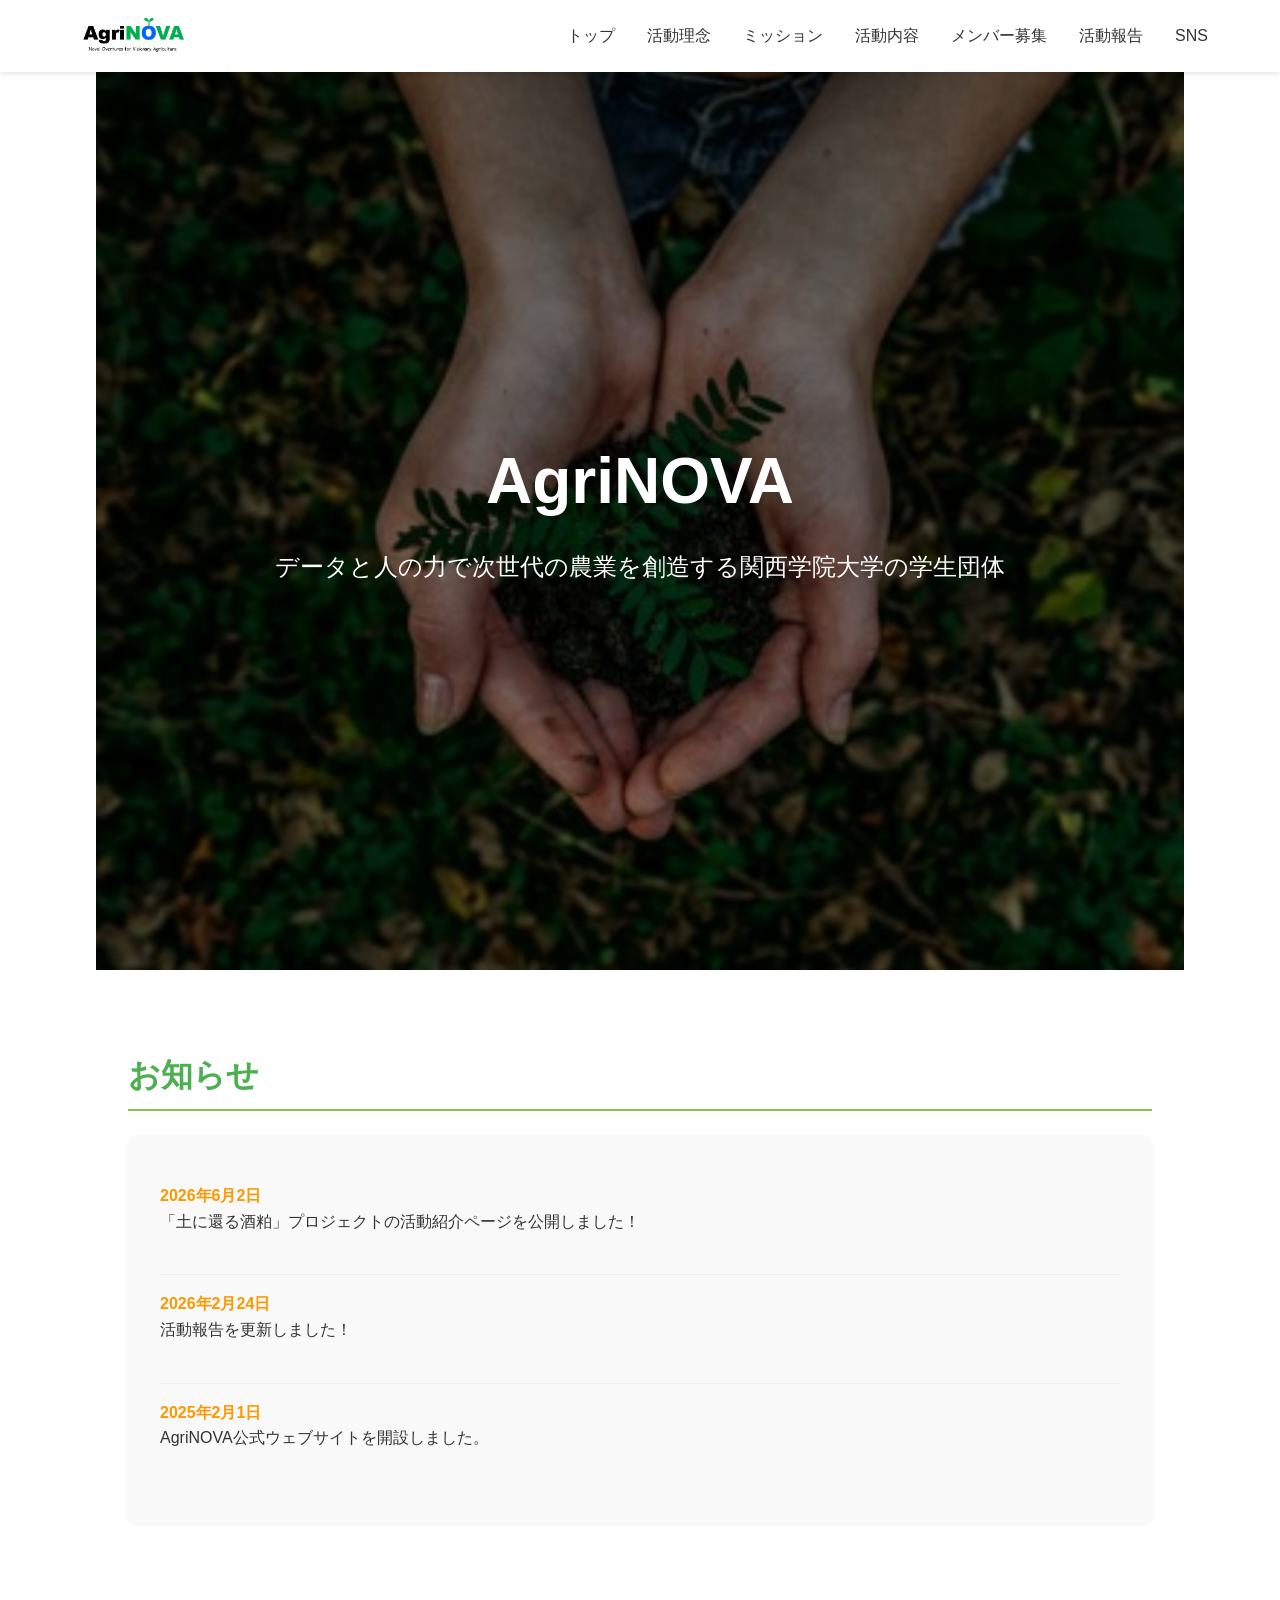
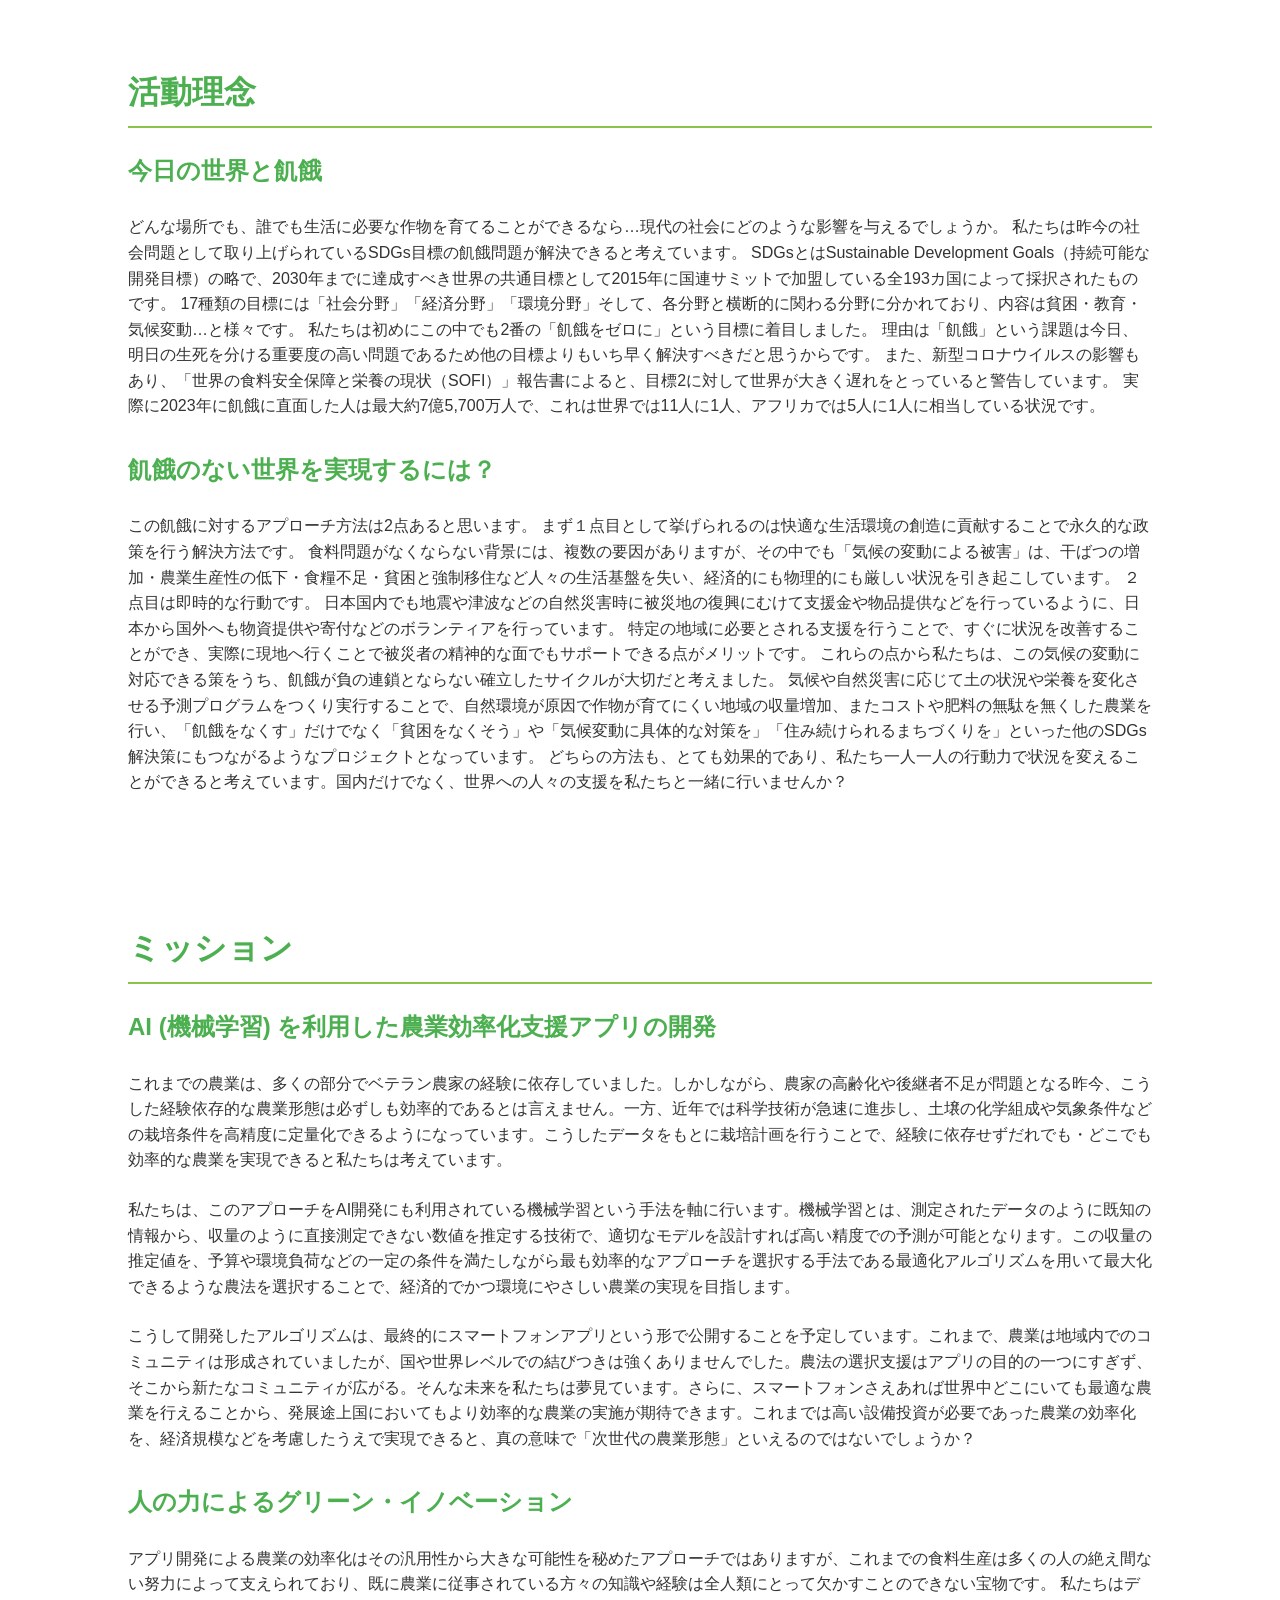
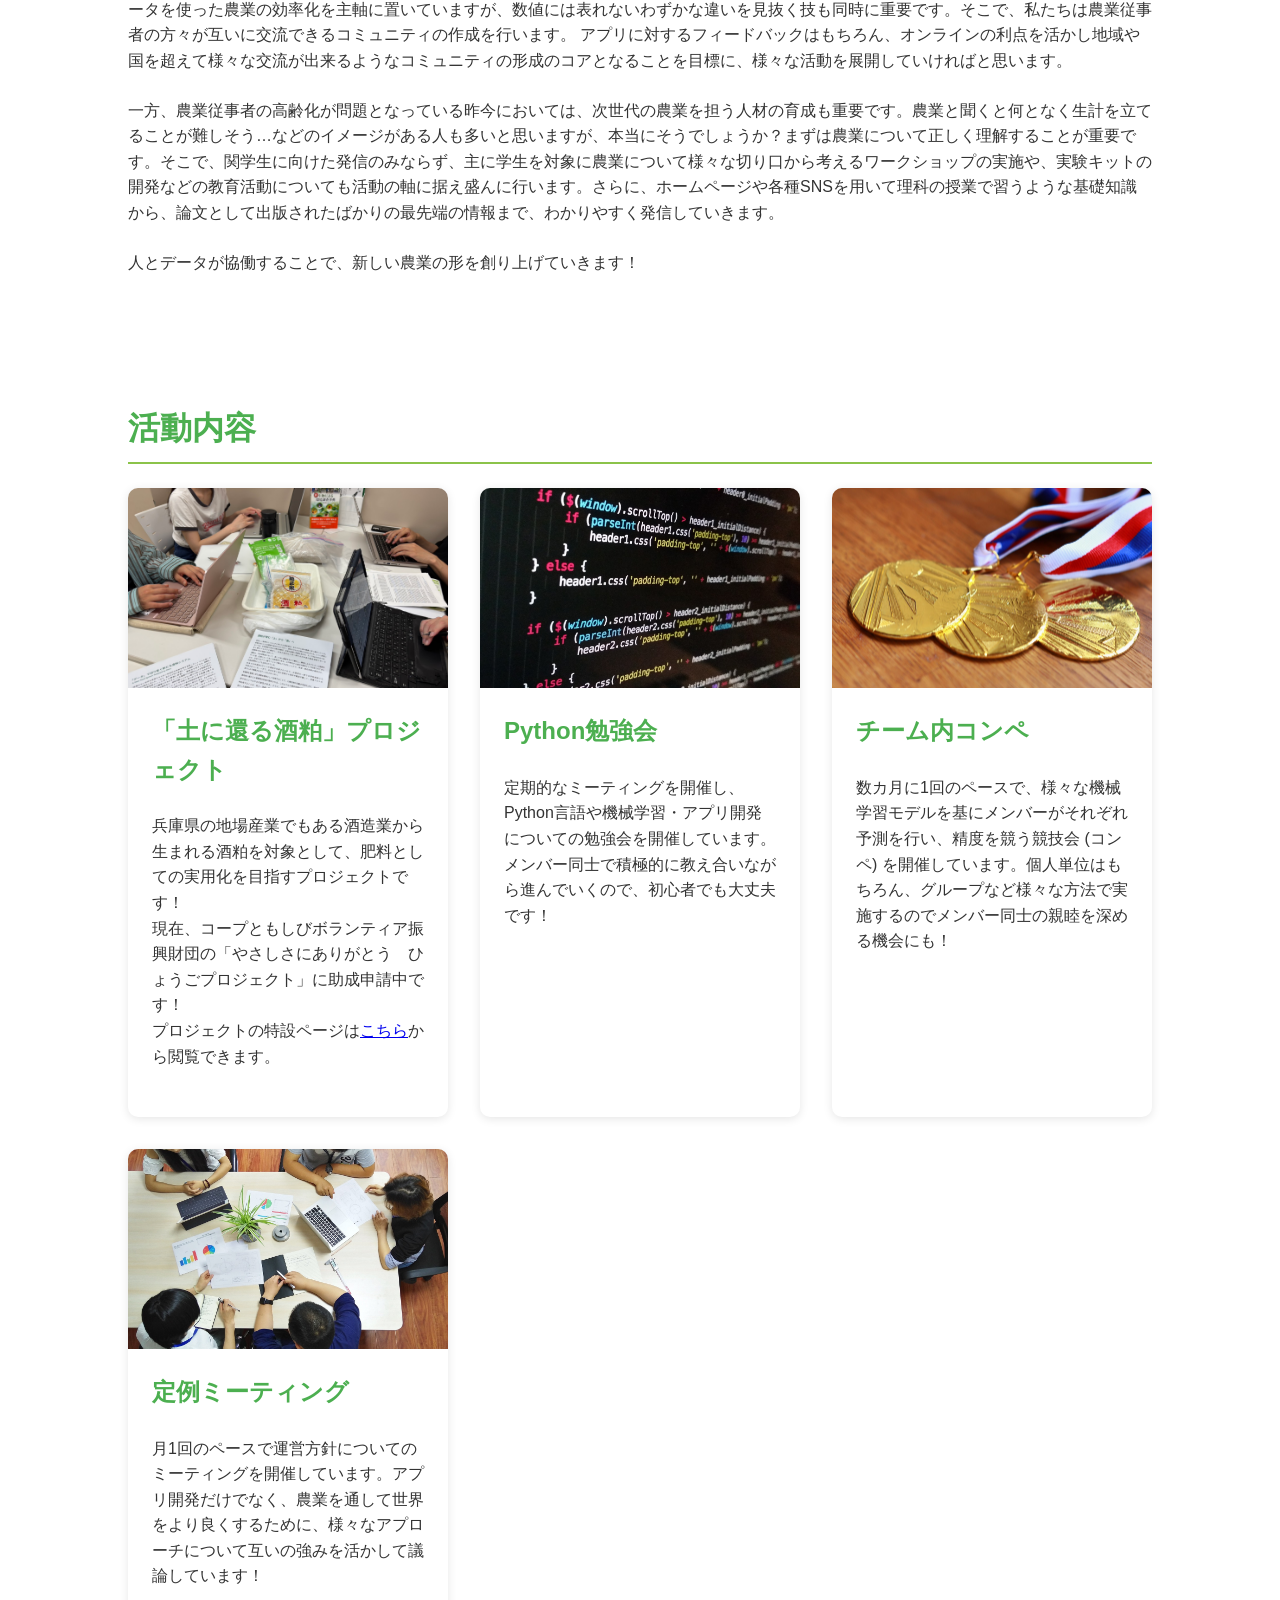
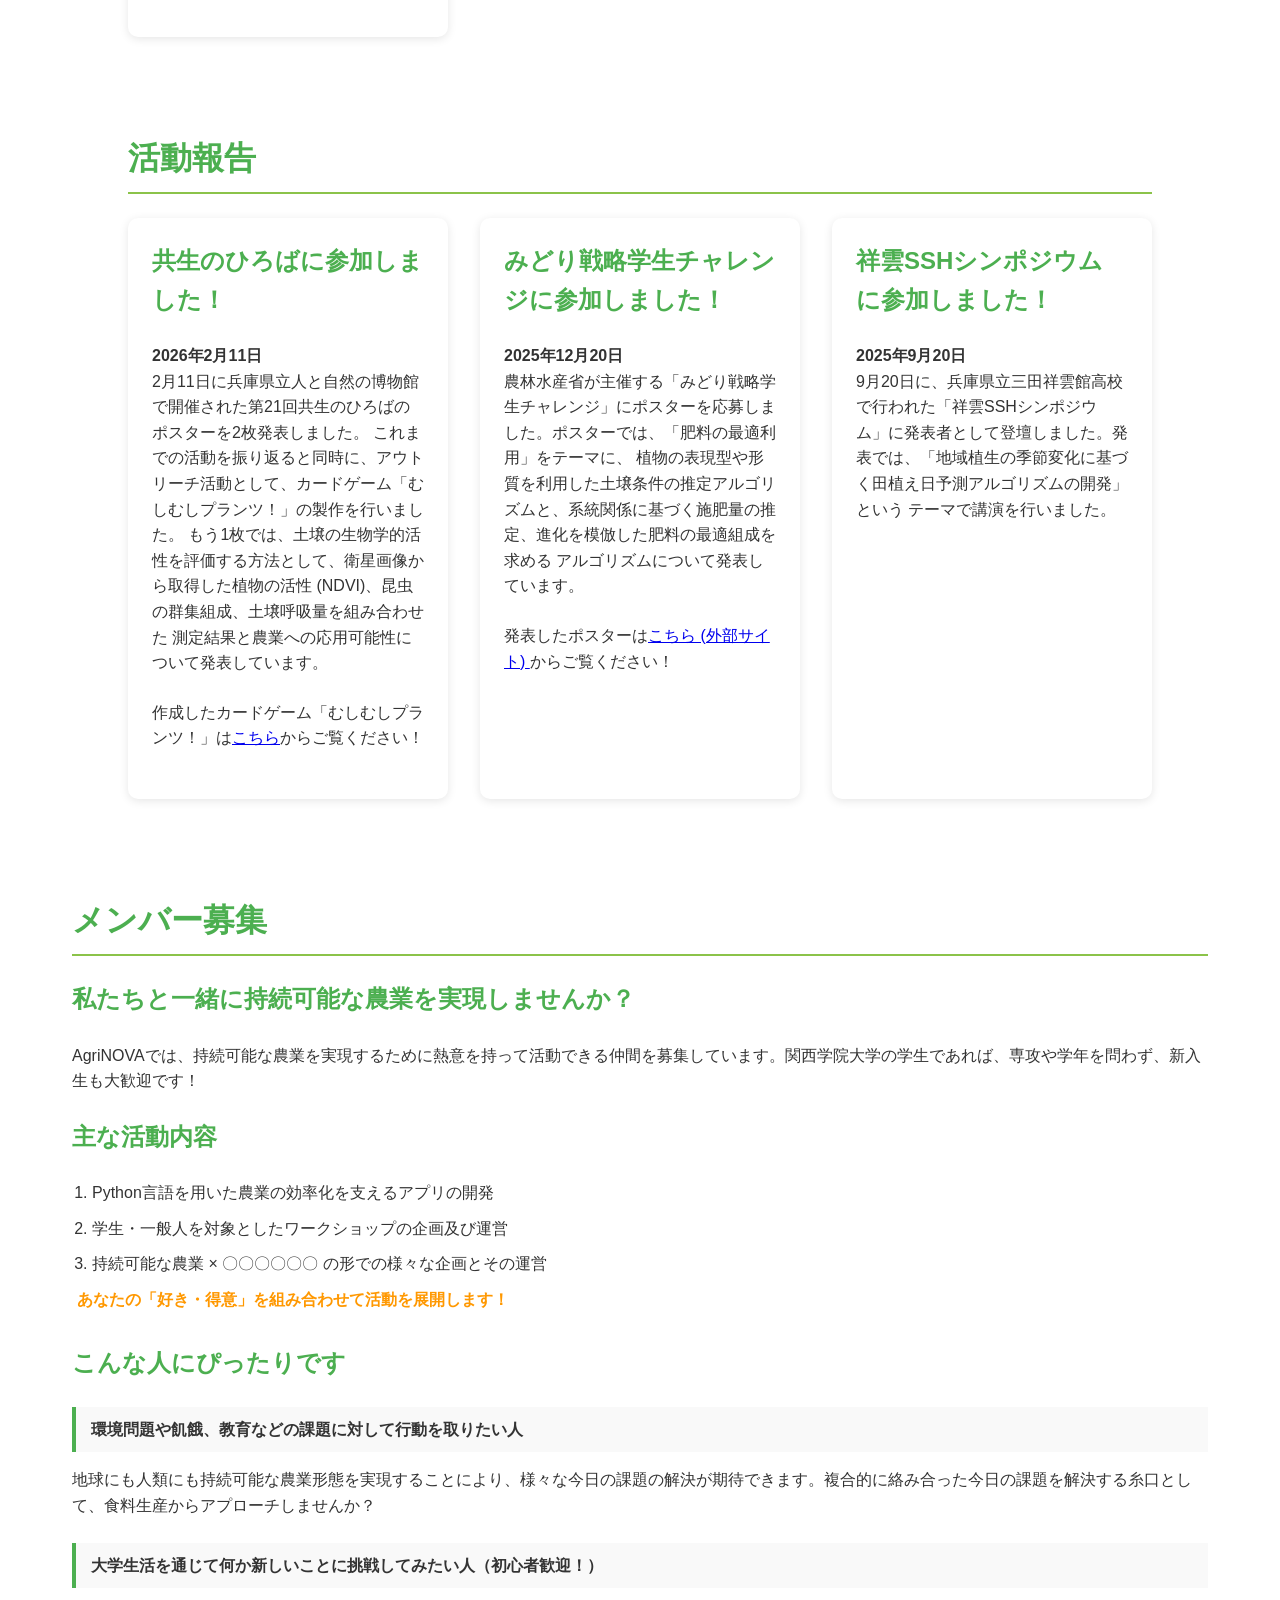
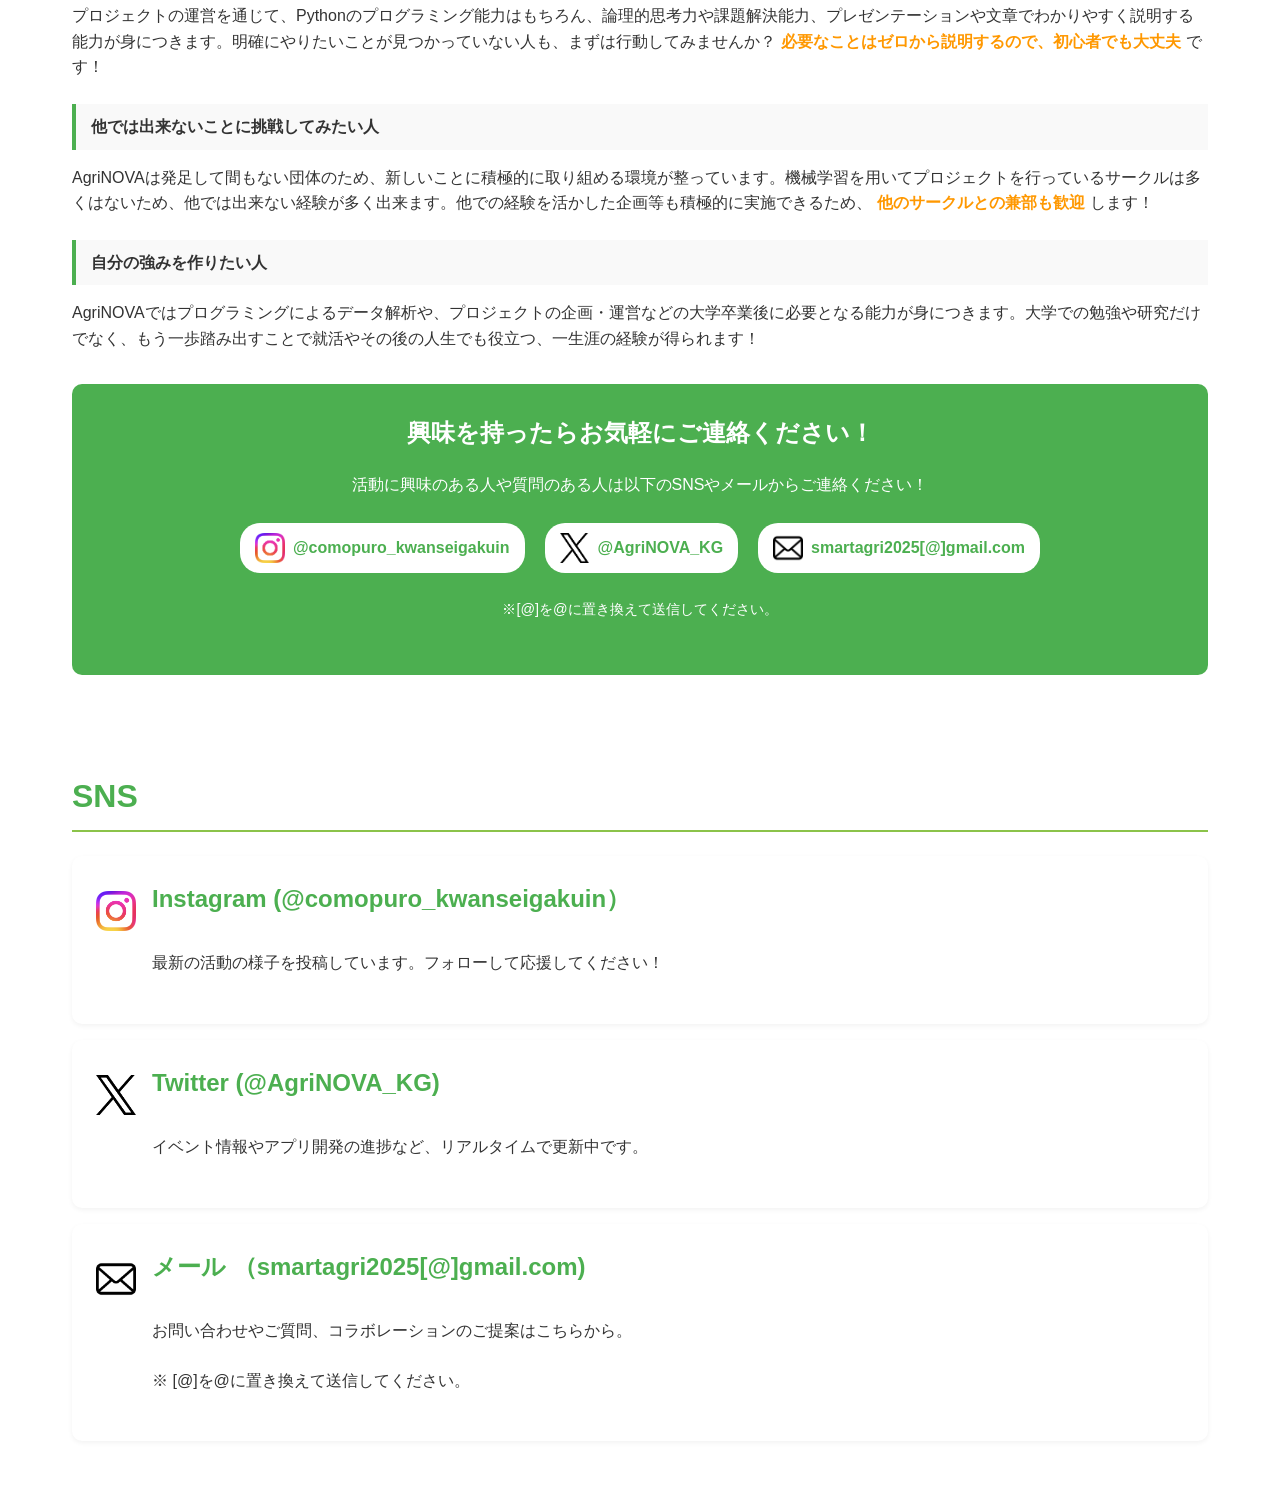
<file: index.html>
<!DOCTYPE html>
<html lang="ja">
<head>
    <meta charset="UTF-8">
    <meta name="viewport" content="width=device-width, initial-scale=1.0">
    <title>関西学院大学 AgriNOVA</title>
    <link rel="stylesheet" href="styles.css">
</head>
<body>
    <header>
        <div class="header-container">
            <div class="logo">
                <img src="images/logo.png" alt="AgriNOVA Logo">
            </div>
            <div class="hamburger" onclick="toggleMenu()">
                <span></span>
                <span></span>
                <span></span>
            </div>
            <nav id="nav-menu">
                <ul>
                    <li><a href="#top">トップ</a></li>
                    <li><a href="#philosophy">活動理念</a></li>
                    <li><a href="#mission">ミッション</a></li>
                    <li><a href="#activities">活動内容</a></li>
                    <li><a href="#recruit">メンバー募集</a></li>
                    <li><a href="#reports">活動報告</a></li>
                    <li><a href="#links">SNS</a></li>
                </ul>
            </nav>
        </div>
    </header>

    <div class="main-content">
        <div class="hero">
            <h1>AgriNOVA</h1>
            <p>データと人の力で次世代の農業を創造する関西学院大学の学生団体</p>
        </div>

        <section id="news">
            <div class="content-container">
                <h2>お知らせ</h2>
                <div class="news-updates">
                    <div class="news-item">
                        <span class="news-date">2026年6月2日</span>
                        <p>「土に還る酒粕」プロジェクトの活動紹介ページを公開しました！</p>
                    </div>
                    <div class="news-item">
                        <span class="news-date">2026年2月24日</span>
                        <p>活動報告を更新しました！</p>
                    </div>
                    <div class="news-item">
                        <span class="news-date">2025年2月1日</span>
                        <p>AgriNOVA公式ウェブサイトを開設しました。</p>
                    </div>
                </div>
            </div>
        </section>

        <section id="philosophy">
            <div class="content-container">
                <h2>活動理念</h2>
                
                <div class="mission-item">
                    <h3>今日の世界と飢餓</h3>
                    <p>どんな場所でも、誰でも生活に必要な作物を育てることができるなら…現代の社会にどのような影響を与えるでしょうか。
                        私たちは昨今の社会問題として取り上げられているSDGs目標の飢餓問題が解決できると考えています。
                        SDGsとはSustainable Development Goals（持続可能な開発目標）の略で、2030年までに達成すべき世界の共通目標として2015年に国連サミットで加盟している全193カ国によって採択されたものです。 

                        17種類の目標には「社会分野」「経済分野」「環境分野」そして、各分野と横断的に関わる分野に分かれており、内容は貧困・教育・気候変動…と様々です。 
                        私たちは初めにこの中でも2番の「飢餓をゼロに」という目標に着目しました。 

                        理由は「飢餓」という課題は今日、明日の生死を分ける重要度の高い問題であるため他の目標よりもいち早く解決すべきだと思うからです。
                        また、新型コロナウイルスの影響もあり、「世界の食料安全保障と栄養の現状（SOFI）」報告書によると、目標2に対して世界が大きく遅れをとっていると警告しています。
                        実際に2023年に飢餓に直面した人は最大約7億5,700万人で、これは世界では11人に1人、アフリカでは5人に1人に相当している状況です。 </p>
                </div>
                
                <div class="mission-item">
                <h3>飢餓のない世界を実現するには？</h3>
                    <p>この飢餓に対するアプローチ方法は2点あると思います。 

                        まず１点目として挙げられるのは快適な生活環境の創造に貢献することで永久的な政策を行う解決方法です。
                        食料問題がなくならない背景には、複数の要因がありますが、その中でも「気候の変動による被害」は、干ばつの増加・農業生産性の低下・食糧不足・貧困と強制移住など人々の生活基盤を失い、経済的にも物理的にも厳しい状況を引き起こしています。 

                        ２点目は即時的な行動です。
                        日本国内でも地震や津波などの自然災害時に被災地の復興にむけて支援金や物品提供などを行っているように、日本から国外へも物資提供や寄付などのボランティアを行っています。
                        特定の地域に必要とされる支援を行うことで、すぐに状況を改善することができ、実際に現地へ行くことで被災者の精神的な面でもサポートできる点がメリットです。 

 

 

                        これらの点から私たちは、この気候の変動に対応できる策をうち、飢餓が負の連鎖とならない確立したサイクルが大切だと考えました。
                        気候や自然災害に応じて土の状況や栄養を変化させる予測プログラムをつくり実行することで、自然環境が原因で作物が育てにくい地域の収量増加、またコストや肥料の無駄を無くした農業を行い、「飢餓をなくす」だけでなく「貧困をなくそう」や「気候変動に具体的な対策を」「住み続けられるまちづくりを」といった他のSDGs解決策にもつながるようなプロジェクトとなっています。
                        どちらの方法も、とても効果的であり、私たち一人一人の行動力で状況を変えることができると考えています。国内だけでなく、世界への人々の支援を私たちと一緒に行いませんか？ 
                
                </p>
                </div>
                
        </section>

        <section id="mission">
            <div class="content-container">
            <h2>ミッション</h2>
                <div class="mission-item">
                    <h3>AI (機械学習) を利用した農業効率化支援アプリの開発</h3>
                    <p>これまでの農業は、多くの部分でベテラン農家の経験に依存していました。しかしながら、農家の高齢化や後継者不足が問題となる昨今、こうした経験依存的な農業形態は必ずしも効率的であるとは言えません。一方、近年では科学技術が急速に進歩し、土壌の化学組成や気象条件などの栽培条件を高精度に定量化できるようになっています。こうしたデータをもとに栽培計画を行うことで、経験に依存せずだれでも・どこでも効率的な農業を実現できると私たちは考えています。</p>
                    <p>私たちは、このアプローチをAI開発にも利用されている機械学習という手法を軸に行います。機械学習とは、測定されたデータのように既知の情報から、収量のように直接測定できない数値を推定する技術で、適切なモデルを設計すれば高い精度での予測が可能となります。この収量の推定値を、予算や環境負荷などの一定の条件を満たしながら最も効率的なアプローチを選択する手法である最適化アルゴリズムを用いて最大化できるような農法を選択することで、経済的でかつ環境にやさしい農業の実現を目指します。</p>
                    <p>こうして開発したアルゴリズムは、最終的にスマートフォンアプリという形で公開することを予定しています。これまで、農業は地域内でのコミュニティは形成されていましたが、国や世界レベルでの結びつきは強くありませんでした。農法の選択支援はアプリの目的の一つにすぎず、そこから新たなコミュニティが広がる。そんな未来を私たちは夢見ています。さらに、スマートフォンさえあれば世界中どこにいても最適な農業を行えることから、発展途上国においてもより効率的な農業の実施が期待できます。これまでは高い設備投資が必要であった農業の効率化を、経済規模などを考慮したうえで実現できると、真の意味で「次世代の農業形態」といえるのではないでしょうか？
                        </p>
                </div>
                
                <div class="mission-item">
                    <h3>人の力によるグリーン・イノベーション</h3>
                    <p>アプリ開発による農業の効率化はその汎用性から大きな可能性を秘めたアプローチではありますが、これまでの食料生産は多くの人の絶え間ない努力によって支えられており、既に農業に従事されている方々の知識や経験は全人類にとって欠かすことのできない宝物です。
                        私たちはデータを使った農業の効率化を主軸に置いていますが、数値には表れないわずかな違いを見抜く技も同時に重要です。そこで、私たちは農業従事者の方々が互いに交流できるコミュニティの作成を行います。
                        アプリに対するフィードバックはもちろん、オンラインの利点を活かし地域や国を超えて様々な交流が出来るようなコミュニティの形成のコアとなることを目標に、様々な活動を展開していければと思います。</p>
                        <p>一方、農業従事者の高齢化が問題となっている昨今においては、次世代の農業を担う人材の育成も重要です。農業と聞くと何となく生計を立てることが難しそう…などのイメージがある人も多いと思いますが、本当にそうでしょうか？まずは農業について正しく理解することが重要です。そこで、関学生に向けた発信のみならず、主に学生を対象に農業について様々な切り口から考えるワークショップの実施や、実験キットの開発などの教育活動についても活動の軸に据え盛んに行います。さらに、ホームページや各種SNSを用いて理科の授業で習うような基礎知識から、論文として出版されたばかりの最先端の情報まで、わかりやすく発信していきます。</p>
                        <p>人とデータが協働することで、新しい農業の形を創り上げていきます！</p>
                    </div>
            </div>
        </section>


        
        <section id="activities">
            <div class="content-container">
                <h2>活動内容</h2>
                <div class="activities-container">
                    <div class="activity-item">
                        <div class="activity-image" style="background-image: url('images/sakekasu_project.jpeg');"></div>
                        <div class="activity-content">
                            <h3>「土に還る酒粕」プロジェクト</h3>
                            <p>
                                兵庫県の地場産業でもある酒造業から生まれる酒粕を対象として、肥料としての実用化を目指すプロジェクトです！<br>
                                現在、コープともしびボランティア振興財団の「やさしさにありがとう　ひょうごプロジェクト」に助成申請中です！<br>
                                プロジェクトの特設ページは<a href="sakekasu_root.html">こちら</a>から閲覧できます。
                            </p>
                        </div>
                    </div>
                    
                    <div class="activity-item">
                        <div class="activity-image" style="background-image: url('images/programming.jpg');"></div>
                        <div class="activity-content">
                            <h3>Python勉強会</h3>
                            <p>定期的なミーティングを開催し、Python言語や機械学習・アプリ開発についての勉強会を開催しています。メンバー同士で積極的に教え合いながら進んでいくので、初心者でも大丈夫です！</p>
                        </div>
                    </div>
                    <div class="activity-item">
                        <div class="activity-image" style="background-image: url('images/competition.jpg');"></div>
                        <div class="activity-content">
                            <h3>チーム内コンペ</h3>
                            <p>数カ月に1回のペースで、様々な機械学習モデルを基にメンバーがそれぞれ予測を行い、精度を競う競技会 (コンペ) を開催しています。個人単位はもちろん、グループなど様々な方法で実施するのでメンバー同士の親睦を深める機会にも！</p>
                        </div>
                    </div>
                    <div class="activity-item">
                        <div class="activity-image" style="background-image: url('images/meeting.jpg');"></div>
                        <div class="activity-content">
                            <h3>定例ミーティング</h3>
                            <p>月1回のペースで運営方針についてのミーティングを開催しています。アプリ開発だけでなく、農業を通して世界をより良くするために、様々なアプローチについて互いの強みを活かして議論しています！</p>
                        </div>
                    </div>
                </div>
            </div>
        </section>

        <section id="reports">
            <div class="content-container">
                <h2>活動報告</h2>
                <div class="activities-container">
                    <!--
                    <div class="activity-item">
                            <div class="activity-content">
                                <h3>「土に還る酒粕」プロジェクトのページを新設しました！</h3>
                                <h4>2026年6月2日</h4>
                                <p>～～説明を後で考えないといけない...～～
                                </p>
                                <p>「土に還る酒粕」プロジェクトのページは<a href="sakekasu_root.html">こちら</a>！</p>
                            </div>
                        </div>
                    -->

                    <div class="activity-item">
                        <div class="activity-content">
                            <h3>共生のひろばに参加しました！</h3>
                            <h4>2026年2月11日</h4>
                            <p>2月11日に兵庫県立人と自然の博物館で開催された第21回共生のひろばのポスターを2枚発表しました。
                                これまでの活動を振り返ると同時に、アウトリーチ活動として、カードゲーム「むしむしプランツ！」の製作を行いました。
                                もう1枚では、土壌の生物学的活性を評価する方法として、衛星画像から取得した植物の活性 (NDVI)、昆虫の群集組成、土壌呼吸量を組み合わせた
                                測定結果と農業への応用可能性について発表しています。
                            </p>
                            <p>作成したカードゲーム「むしむしプランツ！」は<a href="card.html">こちら</a>からご覧ください！</p>
                        </div>
                    </div>
                    <div class="activity-item">
                        <div class="activity-content">
                            <h3>みどり戦略学生チャレンジに参加しました！</h3>
                            <h4>2025年12月20日</h4>
                            <p>農林水産省が主催する「みどり戦略学生チャレンジ」にポスターを応募しました。ポスターでは、「肥料の最適利用」をテーマに、
                                植物の表現型や形質を利用した土壌条件の推定アルゴリズムと、系統関係に基づく施肥量の推定、進化を模倣した肥料の最適組成を求める
                                アルゴリズムについて発表しています。
                            </p>
                            <p>発表したポスターは<a href="https://www.maff.go.jp/kinki/midori/challenge/kanseigakuin.html">こちら (外部サイト) </a>からご覧ください！</p>
                        </div>
                    </div>
                    <div class="activity-item">
                        <div class="activity-content">
                            <h3>祥雲SSHシンポジウムに参加しました！</h3>
                            <h4>2025年9月20日</h4>
                            <p>9月20日に、兵庫県立三田祥雲館高校で行われた「祥雲SSHシンポジウム」に発表者として登壇しました。発表では、「地域植生の季節変化に基づく田植え日予測アルゴリズムの開発」という
                                テーマで講演を行いました。
                            </p>
                            <!--<p>当日の様子は<a href="250920_Report_SSH.html">こちら</a>をご覧ください！</p>-->
                        </div>
                    </div>
                    </div>
                </div>
            </div>
        </section>

        <section id="recruit">
            <div class="content-container">
                <h2>メンバー募集</h2>

                <h3>私たちと一緒に持続可能な農業を実現しませんか？</h3>
                <p>AgriNOVAでは、持続可能な農業を実現するために熱意を持って活動できる仲間を募集しています。関西学院大学の学生であれば、専攻や学年を問わず、新入生も大歓迎です！</p>
         
                <h3>主な活動内容</h3>
                <ol>
                    <li style="margin-bottom: 10px; margin-left: 20px;">
                        Python言語を用いた農業の効率化を支えるアプリの開発
                    </li>
                    <li style="margin-bottom: 10px; margin-left: 20px;">
                        学生・一般人を対象としたワークショップの企画及び運営
                    </li>
                    <li style="margin-bottom: 10px; margin-left: 20px;">
                        持続可能な農業 × 〇〇〇〇〇〇 の形での様々な企画とその運営
                    </li>
                </ol>
                <p><span style="padding: 3px 5px; border-radius: 3px; font-weight: bold; color: var(--accent-color);">あなたの「好き・得意」を組み合わせて活動を展開します！</span></p>
        
                <h3 style="margin-top: 2rem;">こんな人にぴったりです</h3>
                
                <div style="background-color: var(--light-bg); border-left: 4px solid var(--primary-color); padding: 10px 15px; margin-bottom: 15px; font-weight: bold;">
                    環境問題や飢餓、教育などの課題に対して行動を取りたい人
                </div>
                <p>地球にも人類にも持続可能な農業形態を実現することにより、様々な今日の課題の解決が期待できます。複合的に絡み合った今日の課題を解決する糸口として、食料生産からアプローチしませんか？</p>

                <div style="background-color: var(--light-bg); border-left: 4px solid var(--primary-color); padding: 10px 15px; margin-bottom: 15px; font-weight: bold;">
                    大学生活を通じて何か新しいことに挑戦してみたい人（初心者歓迎！）
                </div>
                <p>プロジェクトの運営を通じて、Pythonのプログラミング能力はもちろん、論理的思考力や課題解決能力、プレゼンテーションや文章でわかりやすく説明する能力が身につきます。明確にやりたいことが見つかっていない人も、まずは行動してみませんか？<span style="padding: 3px 5px; border-radius: 3px; font-weight: bold; color: var(--accent-color);">必要なことはゼロから説明するので、初心者でも大丈夫</span>です！</p>

                <div style="background-color: var(--light-bg); border-left: 4px solid var(--primary-color); padding: 10px 15px; margin-bottom: 15px; font-weight: bold;">
                    他では出来ないことに挑戦してみたい人
                </div>
                <p>AgriNOVAは発足して間もない団体のため、新しいことに積極的に取り組める環境が整っています。機械学習を用いてプロジェクトを行っているサークルは多くはないため、他では出来ない経験が多く出来ます。他での経験を活かした企画等も積極的に実施できるため、<span style="padding: 3px 5px; border-radius: 3px; font-weight: bold; color: var(--accent-color);">他のサークルとの兼部も歓迎</span>します！</p>
                
                <div style="background-color: var(--light-bg); border-left: 4px solid var(--primary-color); padding: 10px 15px; margin-bottom: 15px; font-weight: bold;">
                    自分の強みを作りたい人
                </div>
                <p>AgriNOVAではプログラミングによるデータ解析や、プロジェクトの企画・運営などの大学卒業後に必要となる能力が身につきます。大学での勉強や研究だけでなく、もう一歩踏み出すことで就活やその後の人生でも役立つ、一生涯の経験が得られます！</p>

                <div style="background-color: var(--primary-color); color: white; padding: 30px; border-radius: 10px; text-align: center; margin-top: 2rem;">
                    <h3 style="color: white; margin-bottom: 20px;">興味を持ったらお気軽にご連絡ください！</h3>
                    <p>活動に興味のある人や質問のある人は以下のSNSやメールからご連絡ください！</p>
                    
                    <div style="display: flex; justify-content: center; flex-wrap: wrap; gap: 20px; margin: 25px 0;">
                        <a href="https://www.instagram.com/comopuro_kwanseigakuin" style="display: flex; align-items: center; background-color: var(--white); color: var(--primary-color); padding: 10px 15px; border-radius: 20px; text-decoration: none; font-weight: bold;" target="_blank">
                            <div class="sns-logo2">
                                <img src="images/Instagram_logo.png" alt="Instagram Icon">
                            </div>
                            @comopuro_kwanseigakuin
                        </a>
                        <a href="https://twitter.com/AgriNOVA_KG" style="display: flex; align-items: center; background-color: var(--white); color: var(--primary-color); padding: 10px 15px; border-radius: 20px; text-decoration: none; font-weight: bold;" target="_blank">
                            <div class="sns-logo2">
                                <img src="images/X_logo.png" alt="X Icon">
                            </div>
                            @AgriNOVA_KG
                        </a>
                        <a style="display: flex; align-items: center; background-color: var(--white); color: var(--primary-color); padding: 10px 15px; border-radius: 20px; text-decoration: none; font-weight: bold;">
                            <div class="sns-logo2">
                                <img src="images/Mail_logo.png" alt="Email Icon">
                            </div>
                            smartagri2025[@]gmail.com
                        </a>
                    </div>
                    <p style="font-size: 0.9rem; margin-top: 10px;">※[@]を@に置き換えて送信してください。</p>
                </div>
            </div>
        </section>
        
        <section id="links">
            <div class="content-container">
                <h2>SNS</h2>
                <div class="sns-list">
                    <div class="sns-list-item">
                        <div class="sns-header">
                            <div class="sns-logo">
                                <img src="images/Instagram_logo.png" alt="Instagram Logo">
                            </div>
                            <h3><a href="https://www.instagram.com/comopuro_kwanseigakuin/?igsh=NnNhcjF2ZW04OXY5&utm_source=qr#" class="sns-link">Instagram (@comopuro_kwanseigakuin） </a></h3>
                        </div>
                        <div class="sns-content">
                            <p>最新の活動の様子を投稿しています。フォローして応援してください！</p>
                        </div>
                    </div>
                    
                    <div class="sns-list-item">
                        <div class="sns-header">
                            <div class="sns-logo">
                                <img src="images/X_logo.png" alt="X Logo">
                            </div>
                            <h3><a href="https://x.com/AgriNOVA_KG" class="sns-link">Twitter (@AgriNOVA_KG)</a></h3>
                        </div>
                        <div class="sns-content">
                            <p>イベント情報やアプリ開発の進捗など、リアルタイムで更新中です。</p>
                        </div>
                    </div>
                    
                    <div class="sns-list-item">
                        <div class="sns-header">
                            <div class="sns-logo">
                                <img src="images/Mail_logo.png" alt="Email Icon">
                            </div>
                            <h3><a class="sns-link">メール （smartagri2025[@]gmail.com)</a></h3>
                        </div>
                        <div class="sns-content">
                            <p>お問い合わせやご質問、コラボレーションのご提案はこちらから。</p>
                            <p>※ [@]を@に置き換えて送信してください。</p>
                        </div>
                    </div>
                </div>
            </div>
        </section>
    </div>

    <script src="menu.js"></script>
</body>
</html>
</file>
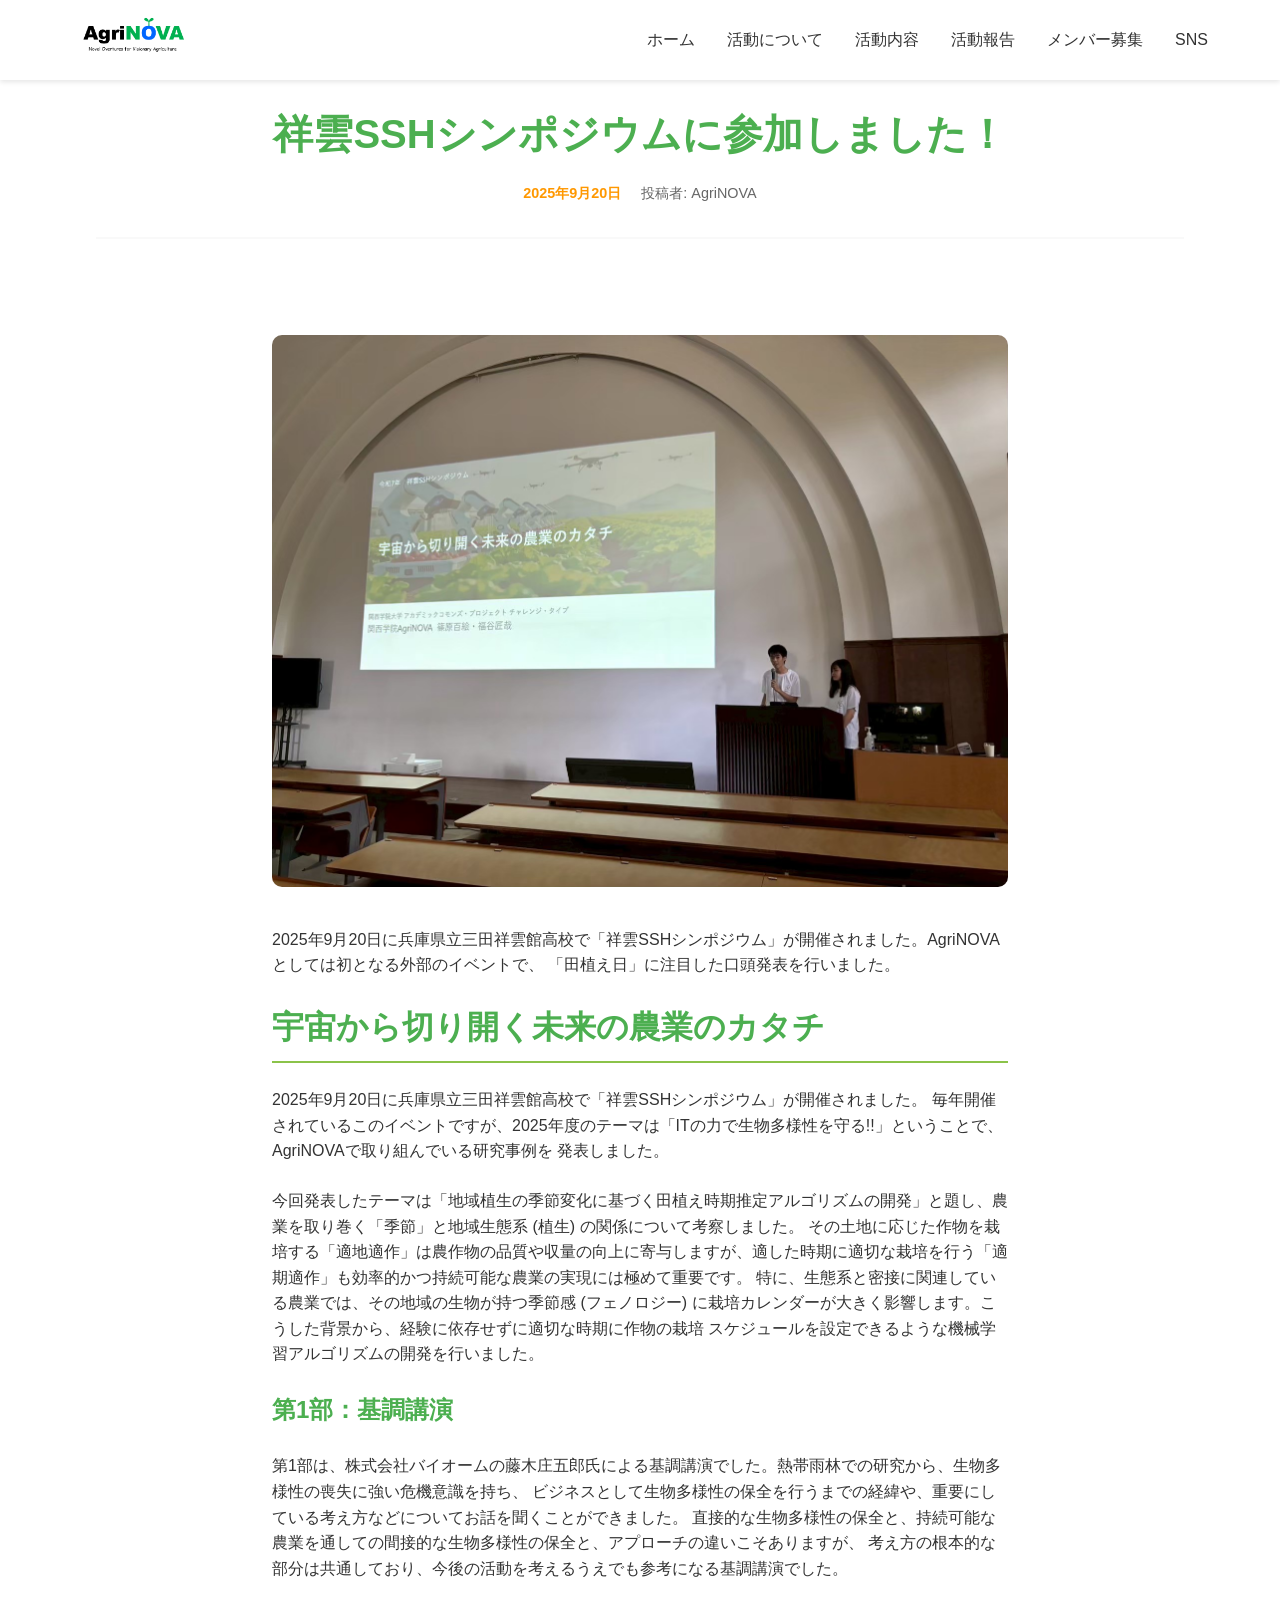
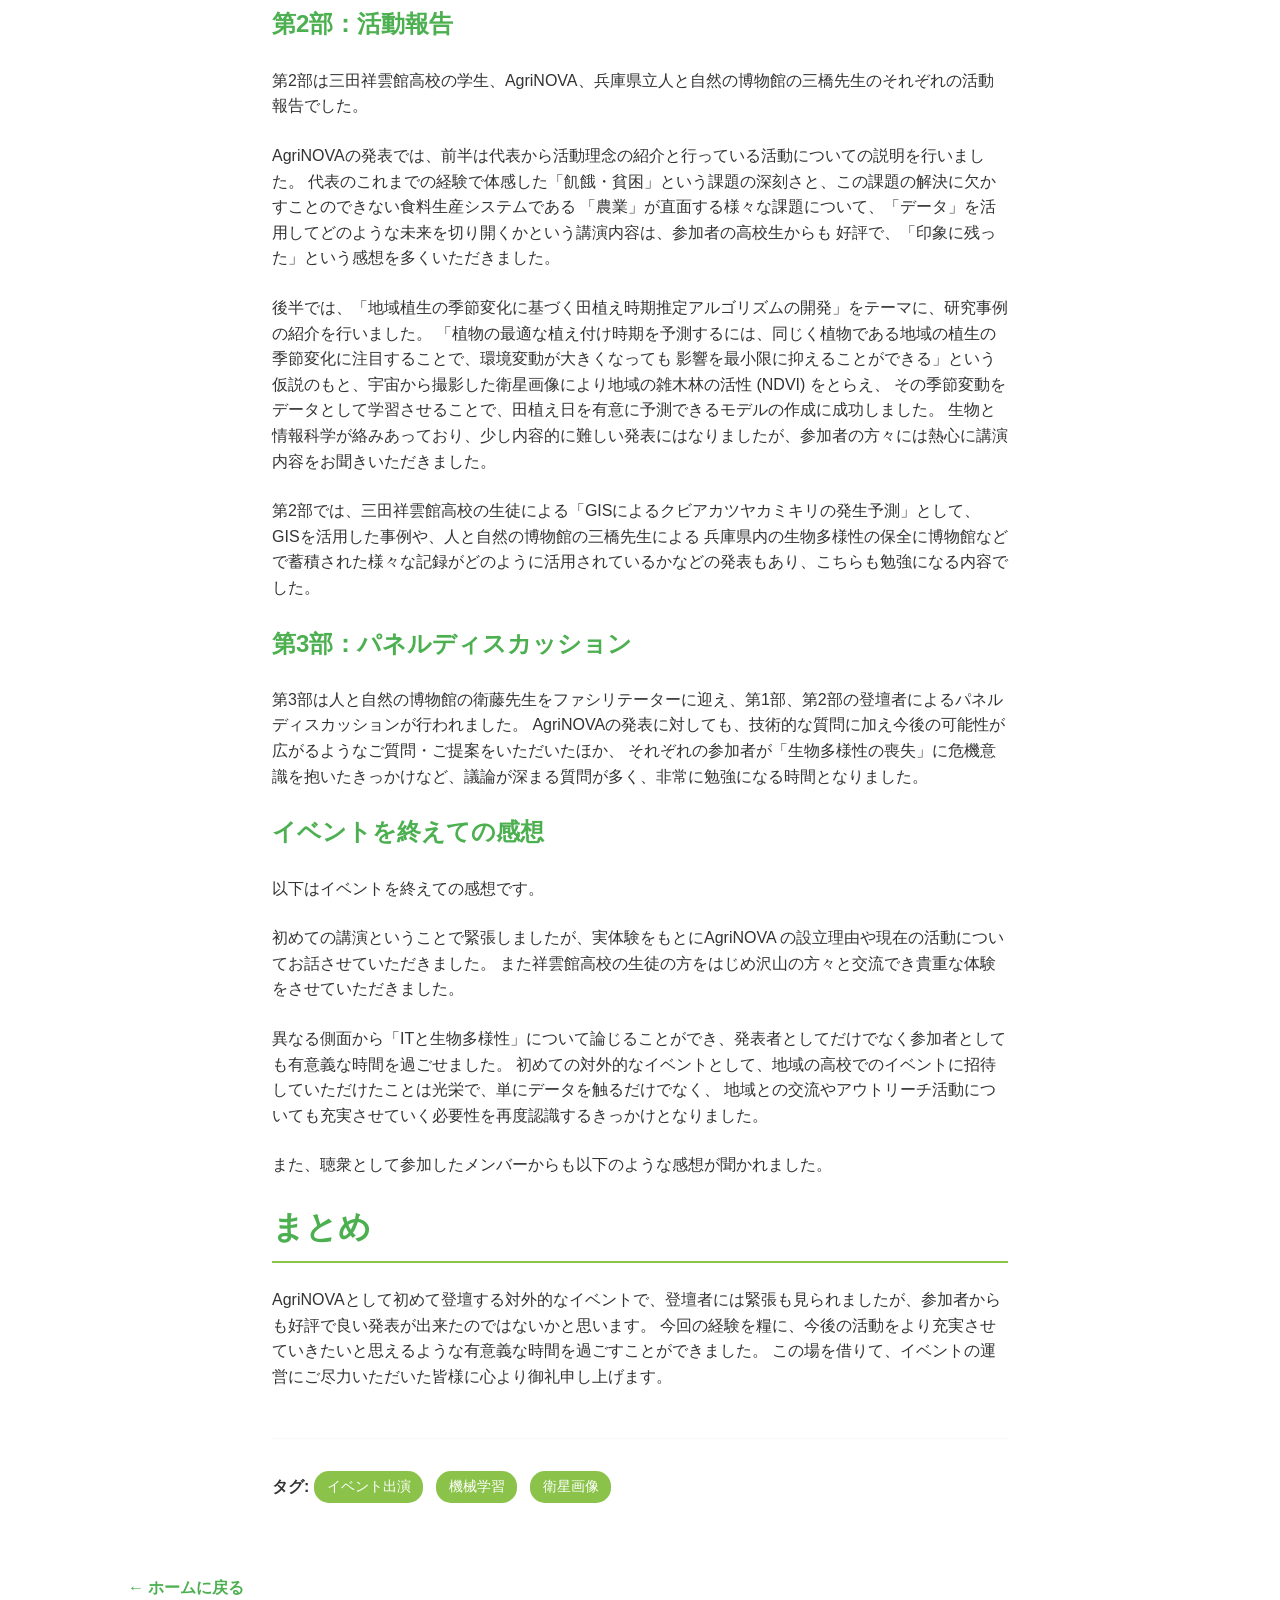
<file: 250920_Report_SSH.html>
<!DOCTYPE html>
<html lang="ja">
<head>
    <meta charset="UTF-8">
    <meta name="viewport" content="width=device-width, initial-scale=1.0">
    <title>祥雲SSHシンポジウム - AgriNOVA</title>
    <link rel="stylesheet" href="styles.css">
</head>
<body>
    <header>
        <div class="header-container">
            <div class="logo">
                <a href="index.html">
                    <img src="images/logo.png" alt="AgriNOVA Logo">
                </a>
            </div>
            <div class="hamburger" onclick="toggleMenu()">
                <span></span>
                <span></span>
                <span></span>
            </div>
            <nav id="nav-menu">
                <ul>
                    <li><a href="index.html">ホーム</a></li>
                    <li><a href="index.html#about">活動について</a></li>
                    <li><a href="index.html#activities">活動内容</a></li>
                    <li><a href="index.html#reports">活動報告</a></li>
                    <li><a href="index.html#recruit">メンバー募集</a></li>
                    <li><a href="index.html#links">SNS</a></li>
                </ul>
            </nav>
        </div>
    </header>

    <div class="main-content">
        <article>
            <div class="article-header">
                <h1 class="article-title">祥雲SSHシンポジウムに参加しました！</h1>
                <div class="article-meta">
                    <span class="article-date">2025年9月20日</span>
                    <span class="article-author">投稿者: AgriNOVA</span>
                </div>
            </div>

            <div class="article-content">

                <img src="blog_images/SSH_presentation.jpg" alt="祥雲SSHシンポジウム">
                <!-- ここから記事本文 -->
                
                <p>2025年9月20日に兵庫県立三田祥雲館高校で「祥雲SSHシンポジウム」が開催されました。AgriNOVAとしては初となる外部のイベントで、
                    「田植え日」に注目した口頭発表を行いました。
                </p>

                <h2>宇宙から切り開く未来の農業のカタチ</h2>
                <p>2025年9月20日に兵庫県立三田祥雲館高校で「祥雲SSHシンポジウム」が開催されました。
                    毎年開催されているこのイベントですが、2025年度のテーマは「ITの力で生物多様性を守る!!」ということで、AgriNOVAで取り組んでいる研究事例を
                発表しました。</p>

                <p>今回発表したテーマは「地域植生の季節変化に基づく田植え時期推定アルゴリズムの開発」と題し、農業を取り巻く「季節」と地域生態系 (植生) の関係について考察しました。
                    その土地に応じた作物を栽培する「適地適作」は農作物の品質や収量の向上に寄与しますが、適した時期に適切な栽培を行う「適期適作」も効率的かつ持続可能な農業の実現には極めて重要です。
                    特に、生態系と密接に関連している農業では、その地域の生物が持つ季節感 (フェノロジー) に栽培カレンダーが大きく影響します。こうした背景から、経験に依存せずに適切な時期に作物の栽培
                    スケジュールを設定できるような機械学習アルゴリズムの開発を行いました。
                </p>

                <h3>第1部：基調講演</h3>
                <p>第1部は、株式会社バイオームの藤木庄五郎氏による基調講演でした。熱帯雨林での研究から、生物多様性の喪失に強い危機意識を持ち、
                    ビジネスとして生物多様性の保全を行うまでの経緯や、重要にしている考え方などについてお話を聞くことができました。
                    直接的な生物多様性の保全と、持続可能な農業を通しての間接的な生物多様性の保全と、アプローチの違いこそありますが、
                    考え方の根本的な部分は共通しており、今後の活動を考えるうえでも参考になる基調講演でした。
                </p>

                <h3>第2部：活動報告</h3>
                <p>第2部は三田祥雲館高校の学生、AgriNOVA、兵庫県立人と自然の博物館の三橋先生のそれぞれの活動報告でした。
                </p>
                <p>AgriNOVAの発表では、前半は代表から活動理念の紹介と行っている活動についての説明を行いました。
                    代表のこれまでの経験で体感した「飢餓・貧困」という課題の深刻さと、この課題の解決に欠かすことのできない食料生産システムである
                    「農業」が直面する様々な課題について、「データ」を活用してどのような未来を切り開くかという講演内容は、参加者の高校生からも
                    好評で、「印象に残った」という感想を多くいただきました。
                </p>
                <p>後半では、「地域植生の季節変化に基づく田植え時期推定アルゴリズムの開発」をテーマに、研究事例の紹介を行いました。
                    「植物の最適な植え付け時期を予測するには、同じく植物である地域の植生の季節変化に注目することで、環境変動が大きくなっても
                    影響を最小限に抑えることができる」という仮説のもと、宇宙から撮影した衛星画像により地域の雑木林の活性 (NDVI) をとらえ、
                    その季節変動をデータとして学習させることで、田植え日を有意に予測できるモデルの作成に成功しました。
                    生物と情報科学が絡みあっており、少し内容的に難しい発表にはなりましたが、参加者の方々には熱心に講演内容をお聞きいただきました。
                </p>
                <p>第2部では、三田祥雲館高校の生徒による「GISによるクビアカツヤカミキリの発生予測」として、GISを活用した事例や、人と自然の博物館の三橋先生による
                    兵庫県内の生物多様性の保全に博物館などで蓄積された様々な記録がどのように活用されているかなどの発表もあり、こちらも勉強になる内容でした。
                </p>

                <h3>第3部：パネルディスカッション</h3>
                <p>第3部は人と自然の博物館の衛藤先生をファシリテーターに迎え、第1部、第2部の登壇者によるパネルディスカッションが行われました。
                    AgriNOVAの発表に対しても、技術的な質問に加え今後の可能性が広がるようなご質問・ご提案をいただいたほか、
                    それぞれの参加者が「生物多様性の喪失」に危機意識を抱いたきっかけなど、議論が深まる質問が多く、非常に勉強になる時間となりました。
                </p>

                <h3>イベントを終えての感想</h3>
                <p>以下はイベントを終えての感想です。</p>
                <p>初めての講演ということで緊張しましたが、実体験をもとにAgriNOVA の設立理由や現在の活動についてお話させていただきました。
                    また祥雲館高校の生徒の方をはじめ沢山の方々と交流でき貴重な体験をさせていただきました。</p>
                <p>異なる側面から「ITと生物多様性」について論じることができ、発表者としてだけでなく参加者としても有意義な時間を過ごせました。
                    初めての対外的なイベントとして、地域の高校でのイベントに招待していただけたことは光栄で、単にデータを触るだけでなく、
                    地域との交流やアウトリーチ活動についても充実させていく必要性を再度認識するきっかけとなりました。
                </p>

                <p>また、聴衆として参加したメンバーからも以下のような感想が聞かれました。</p>
                
                

                
                <h2>まとめ</h2>
                <p>AgriNOVAとして初めて登壇する対外的なイベントで、登壇者には緊張も見られましたが、参加者からも好評で良い発表が出来たのではないかと思います。
                    今回の経験を糧に、今後の活動をより充実させていきたいと思えるような有意義な時間を過ごすことができました。
                    この場を借りて、イベントの運営にご尽力いただいた皆様に心より御礼申し上げます。
                </p>

                <!-- タグの追加 -->
                <div class="article-tags">
                    <strong>タグ: </strong>
                    <a href="#" class="tag">イベント出演</a>
                    <a href="#" class="tag">機械学習</a>
                    <a href="#" class="tag">衛星画像</a>
                </div>

                <!-- 記事本文ここまで -->
            </div>

            <div class="content-container">
                <a href="index.html" class="back-link">← ホームに戻る</a>
            </div>
        </article>
    </div>

    <script src="menu.js"></script>
</body>
</html>
</file>
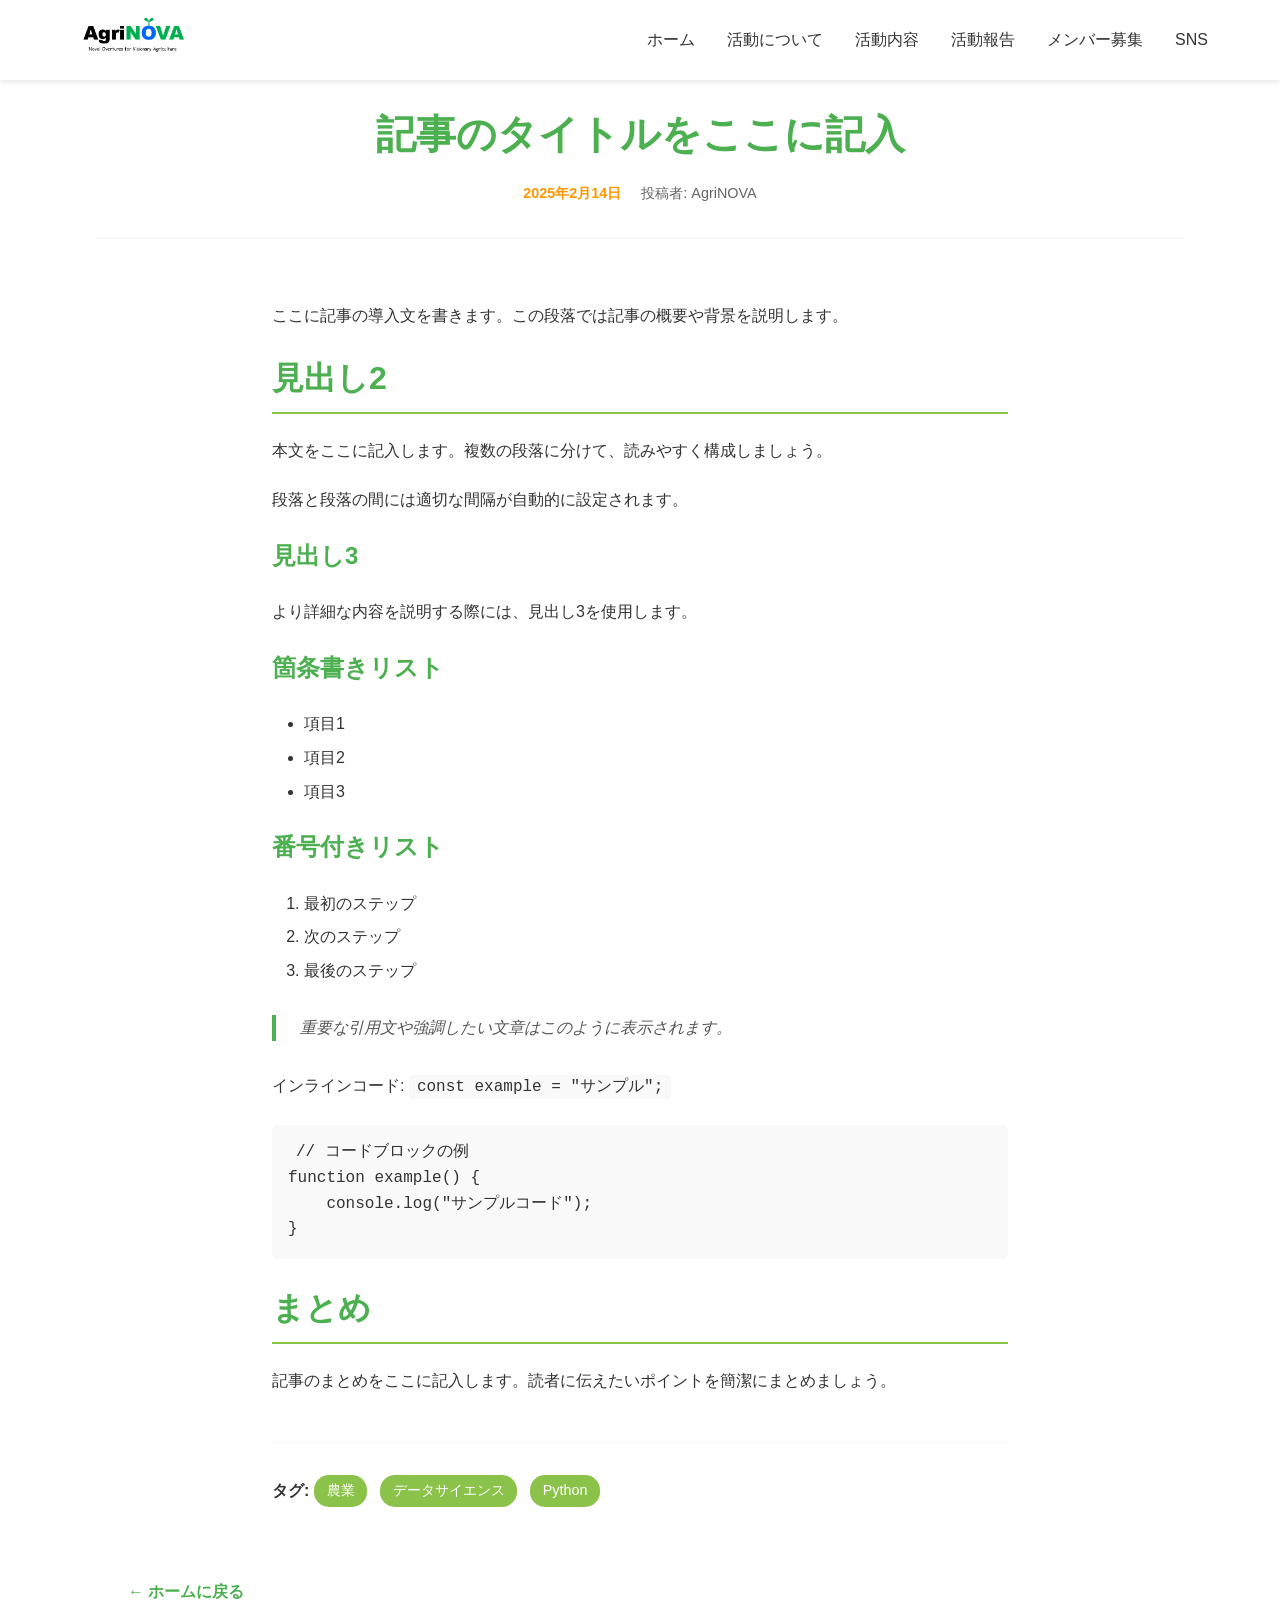
<file: article-template.html>
<!DOCTYPE html>
<html lang="ja">
<head>
    <meta charset="UTF-8">
    <meta name="viewport" content="width=device-width, initial-scale=1.0">
    <title>記事タイトル - AgriNOVA</title>
    <link rel="stylesheet" href="styles.css">
</head>
<body>
    <header>
        <div class="header-container">
            <div class="logo">
                <a href="index.html">
                    <img src="images/logo.png" alt="AgriNOVA Logo">
                </a>
            </div>
            <div class="hamburger" onclick="toggleMenu()">
                <span></span>
                <span></span>
                <span></span>
            </div>
            <nav id="nav-menu">
                <ul>
                    <li><a href="index.html">ホーム</a></li>
                    <li><a href="index.html#about">活動について</a></li>
                    <li><a href="index.html#activities">活動内容</a></li>
                    <li><a href="index.html#reports">活動報告</a></li>
                    <li><a href="index.html#recruit">メンバー募集</a></li>
                    <li><a href="index.html#links">SNS</a></li>
                </ul>
            </nav>
        </div>
    </header>

    <div class="main-content">
        <article>
            <div class="article-header">
                <h1 class="article-title">記事のタイトルをここに記入</h1>
                <div class="article-meta">
                    <span class="article-date">2025年2月14日</span>
                    <span class="article-author">投稿者: AgriNOVA</span>
                </div>
            </div>

            <div class="article-content">
                <!-- ここから記事本文 -->
                
                <p>ここに記事の導入文を書きます。この段落では記事の概要や背景を説明します。</p>

                <h2>見出し2</h2>
                <p>本文をここに記入します。複数の段落に分けて、読みやすく構成しましょう。</p>

                <p>段落と段落の間には適切な間隔が自動的に設定されます。</p>

                <h3>見出し3</h3>
                <p>より詳細な内容を説明する際には、見出し3を使用します。</p>

                <!-- 画像の挿入例 -->
                <!-- <img src="images/sample.jpg" alt="画像の説明"> -->

                <!-- リストの例 -->
                <h3>箇条書きリスト</h3>
                <ul>
                    <li>項目1</li>
                    <li>項目2</li>
                    <li>項目3</li>
                </ul>

                <h3>番号付きリスト</h3>
                <ol>
                    <li>最初のステップ</li>
                    <li>次のステップ</li>
                    <li>最後のステップ</li>
                </ol>

                <!-- 引用の例 -->
                <blockquote>
                    重要な引用文や強調したい文章はこのように表示されます。
                </blockquote>

                <!-- コードの例 -->
                <p>インラインコード: <code>const example = "サンプル";</code></p>

                <pre><code>// コードブロックの例
function example() {
    console.log("サンプルコード");
}</code></pre>

                <h2>まとめ</h2>
                <p>記事のまとめをここに記入します。読者に伝えたいポイントを簡潔にまとめましょう。</p>

                <!-- タグの追加 -->
                <div class="article-tags">
                    <strong>タグ: </strong>
                    <a href="#" class="tag">農業</a>
                    <a href="#" class="tag">データサイエンス</a>
                    <a href="#" class="tag">Python</a>
                </div>

                <!-- 記事本文ここまで -->
            </div>

            <div class="content-container">
                <a href="index.html" class="back-link">← ホームに戻る</a>
            </div>
        </article>
    </div>

    <script src="menu.js"></script>
</body>
</html>
</file>
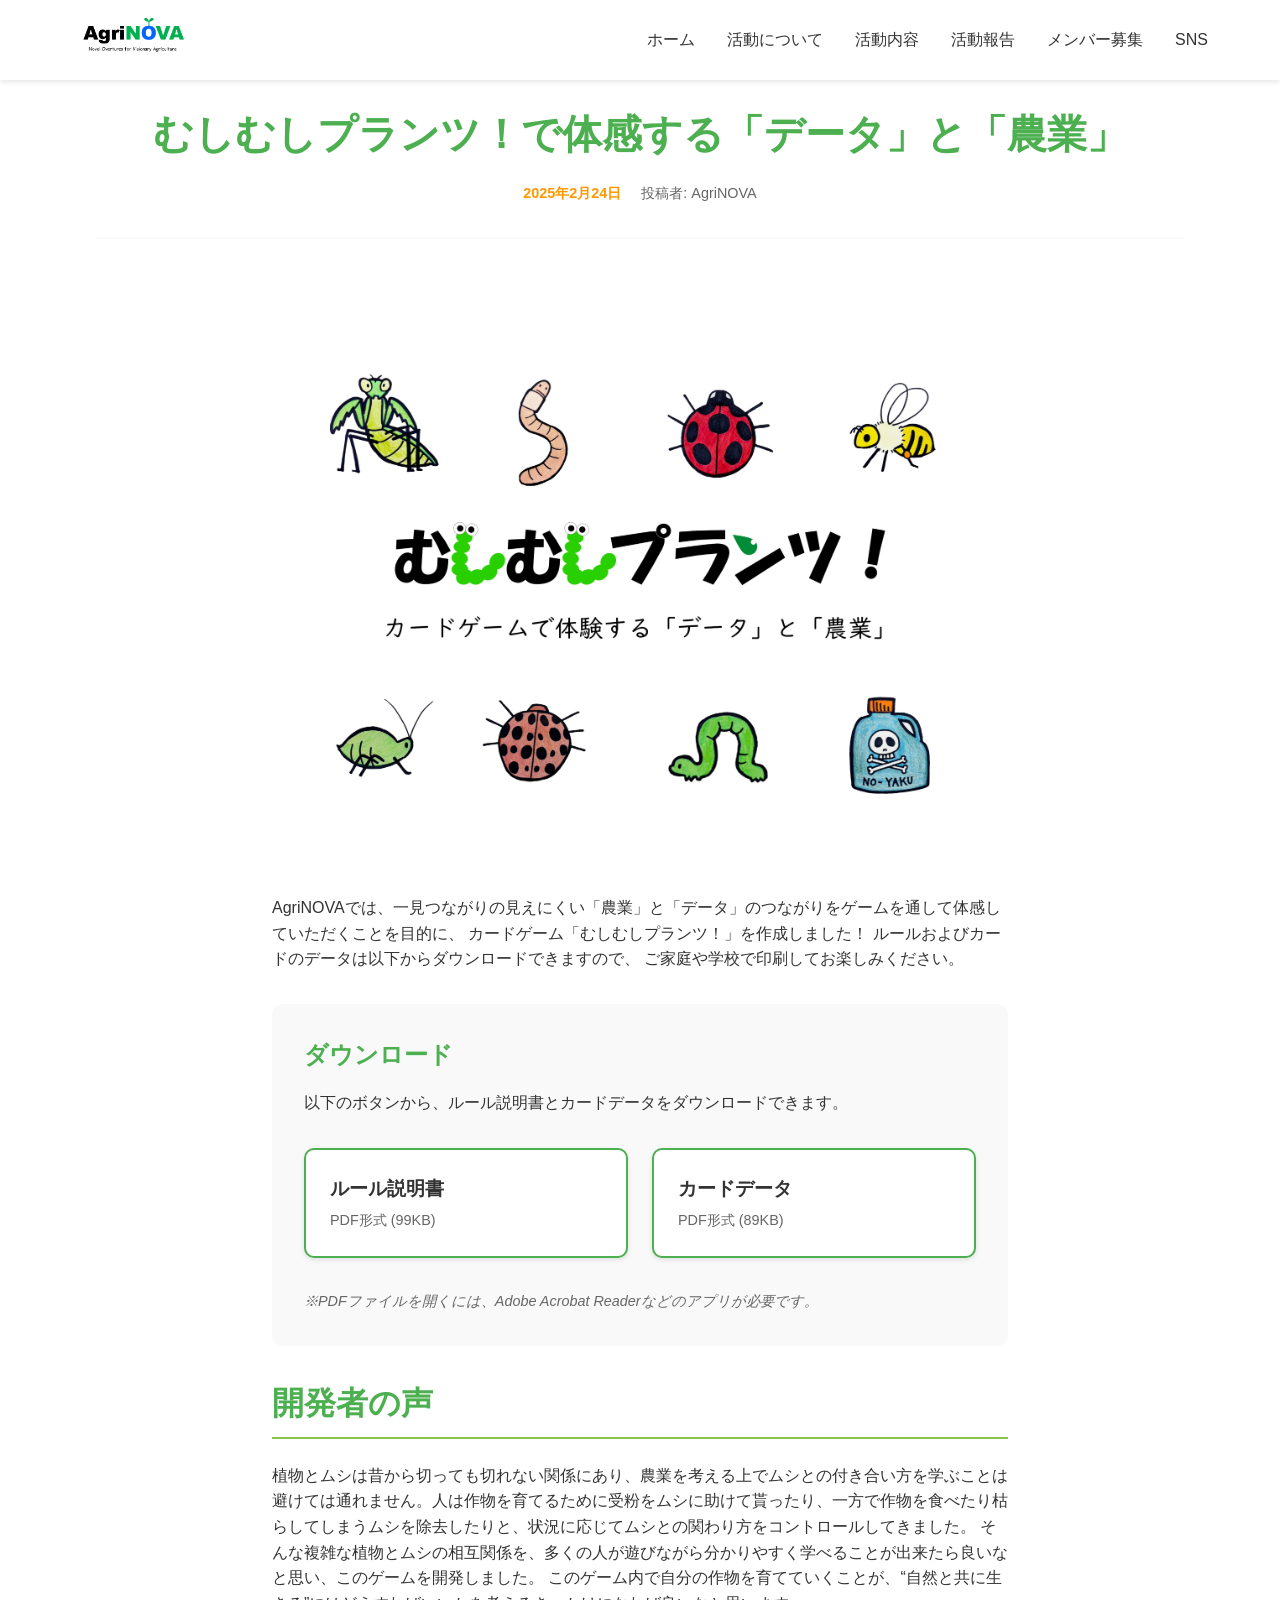
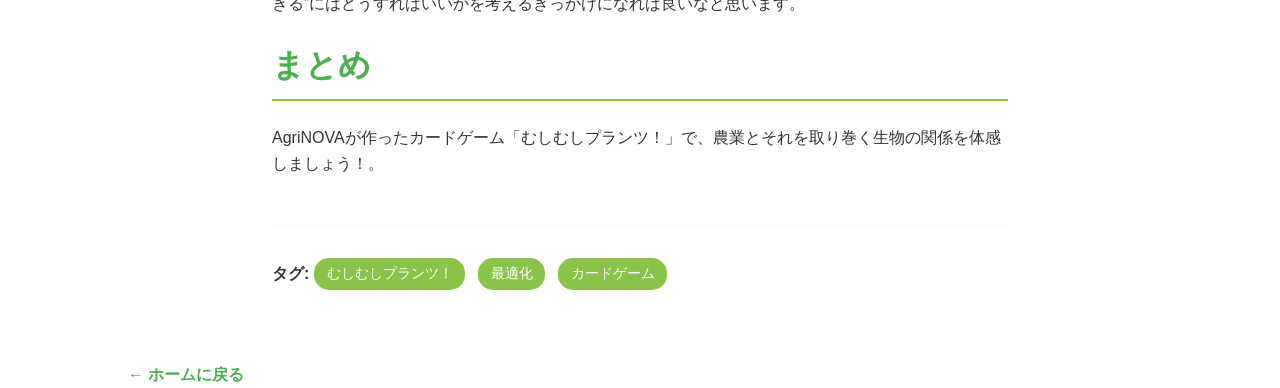
<file: card.html>
<!DOCTYPE html>
<html lang="ja">
<head>
    <meta charset="UTF-8">
    <meta name="viewport" content="width=device-width, initial-scale=1.0">
    <title>記事タイトル - AgriNOVA</title>
    <link rel="stylesheet" href="styles.css">
</head>
<body>
    <header>
        <div class="header-container">
            <div class="logo">
                <a href="index.html">
                    <img src="images/logo.png" alt="AgriNOVA Logo">
                </a>
            </div>
            <div class="hamburger" onclick="toggleMenu()">
                <span></span>
                <span></span>
                <span></span>
            </div>
            <nav id="nav-menu">
                <ul>
                    <li><a href="index.html">ホーム</a></li>
                    <li><a href="index.html#about">活動について</a></li>
                    <li><a href="index.html#activities">活動内容</a></li>
                    <li><a href="index.html#reports">活動報告</a></li>
                    <li><a href="index.html#recruit">メンバー募集</a></li>
                    <li><a href="index.html#links">SNS</a></li>
                </ul>
            </nav>
        </div>
    </header>

    <div class="main-content">
        <article>
            <div class="article-header">
                <h1 class="article-title">むしむしプランツ！で体感する「データ」と「農業」</h1>
                <div class="article-meta">
                    <span class="article-date">2025年2月24日</span>
                    <span class="article-author">投稿者: AgriNOVA</span>
                </div>
            </div>

            <div class="article-content">
                <!-- ここから記事本文 -->

                 <img src="images/Mushi_header.png" alt="画像の説明">
                
                <p>AgriNOVAでは、一見つながりの見えにくい「農業」と「データ」のつながりをゲームを通して体感していただくことを目的に、 カードゲーム「むしむしプランツ！」を作成しました！
                    ルールおよびカードのデータは以下からダウンロードできますので、 ご家庭や学校で印刷してお楽しみください。</p>

                <div class="download-section">
                    <h3>ダウンロード</h3>
                    <p>以下のボタンから、ルール説明書とカードデータをダウンロードできます。</p>
                    
                    <div class="download-buttons">
                        <a href="pdf/card_outline.pdf" class="download-btn" download>
                            <div class="download-text">
                                <div class="download-title">ルール説明書</div>
                                <div class="download-subtitle">PDF形式 (99KB)</div>
                            </div>
                        </a>
                        
                        <a href="pdf/card_cards.pdf" class="download-btn" download>
                            <div class="download-text">
                                <div class="download-title">カードデータ</div>
                                <div class="download-subtitle">PDF形式 (89KB)</div>
                            </div>
                        </a>
                    </div>
                    
                    <p class="download-note">※PDFファイルを開くには、Adobe Acrobat Readerなどのアプリが必要です。</p>
                </div>
                
                
                    <h2>開発者の声</h2>
                <p>植物とムシは昔から切っても切れない関係にあり、農業を考える上でムシとの付き合い方を学ぶことは避けては通れません。人は作物を育てるために受粉をムシに助けて貰ったり、一方で作物を食べたり枯らしてしまうムシを除去したりと、状況に応じてムシとの関わり方をコントロールしてきました。
                    そんな複雑な植物とムシの相互関係を、多くの人が遊びながら分かりやすく学べることが出来たら良いなと思い、このゲームを開発しました。
                    このゲーム内で自分の作物を育てていくことが、“自然と共に生きる”にはどうすればいいかを考えるきっかけになれば良いなと思います。</p>

                
                <h2>まとめ</h2>
                <p>AgriNOVAが作ったカードゲーム「むしむしプランツ！」で、農業とそれを取り巻く生物の関係を体感しましょう！。</p>

                <!-- タグの追加 -->
                <div class="article-tags">
                    <strong>タグ: </strong>
                    <a href="#" class="tag">むしむしプランツ！</a>
                    <a href="#" class="tag">最適化</a>
                    <a href="#" class="tag">カードゲーム</a>
                </div>

                <!-- 記事本文ここまで -->
            </div>

            <div class="content-container">
                <a href="index.html" class="back-link">← ホームに戻る</a>
            </div>
        </article>
    </div>

    <script src="menu.js"></script>
</body>
</html>
</file>
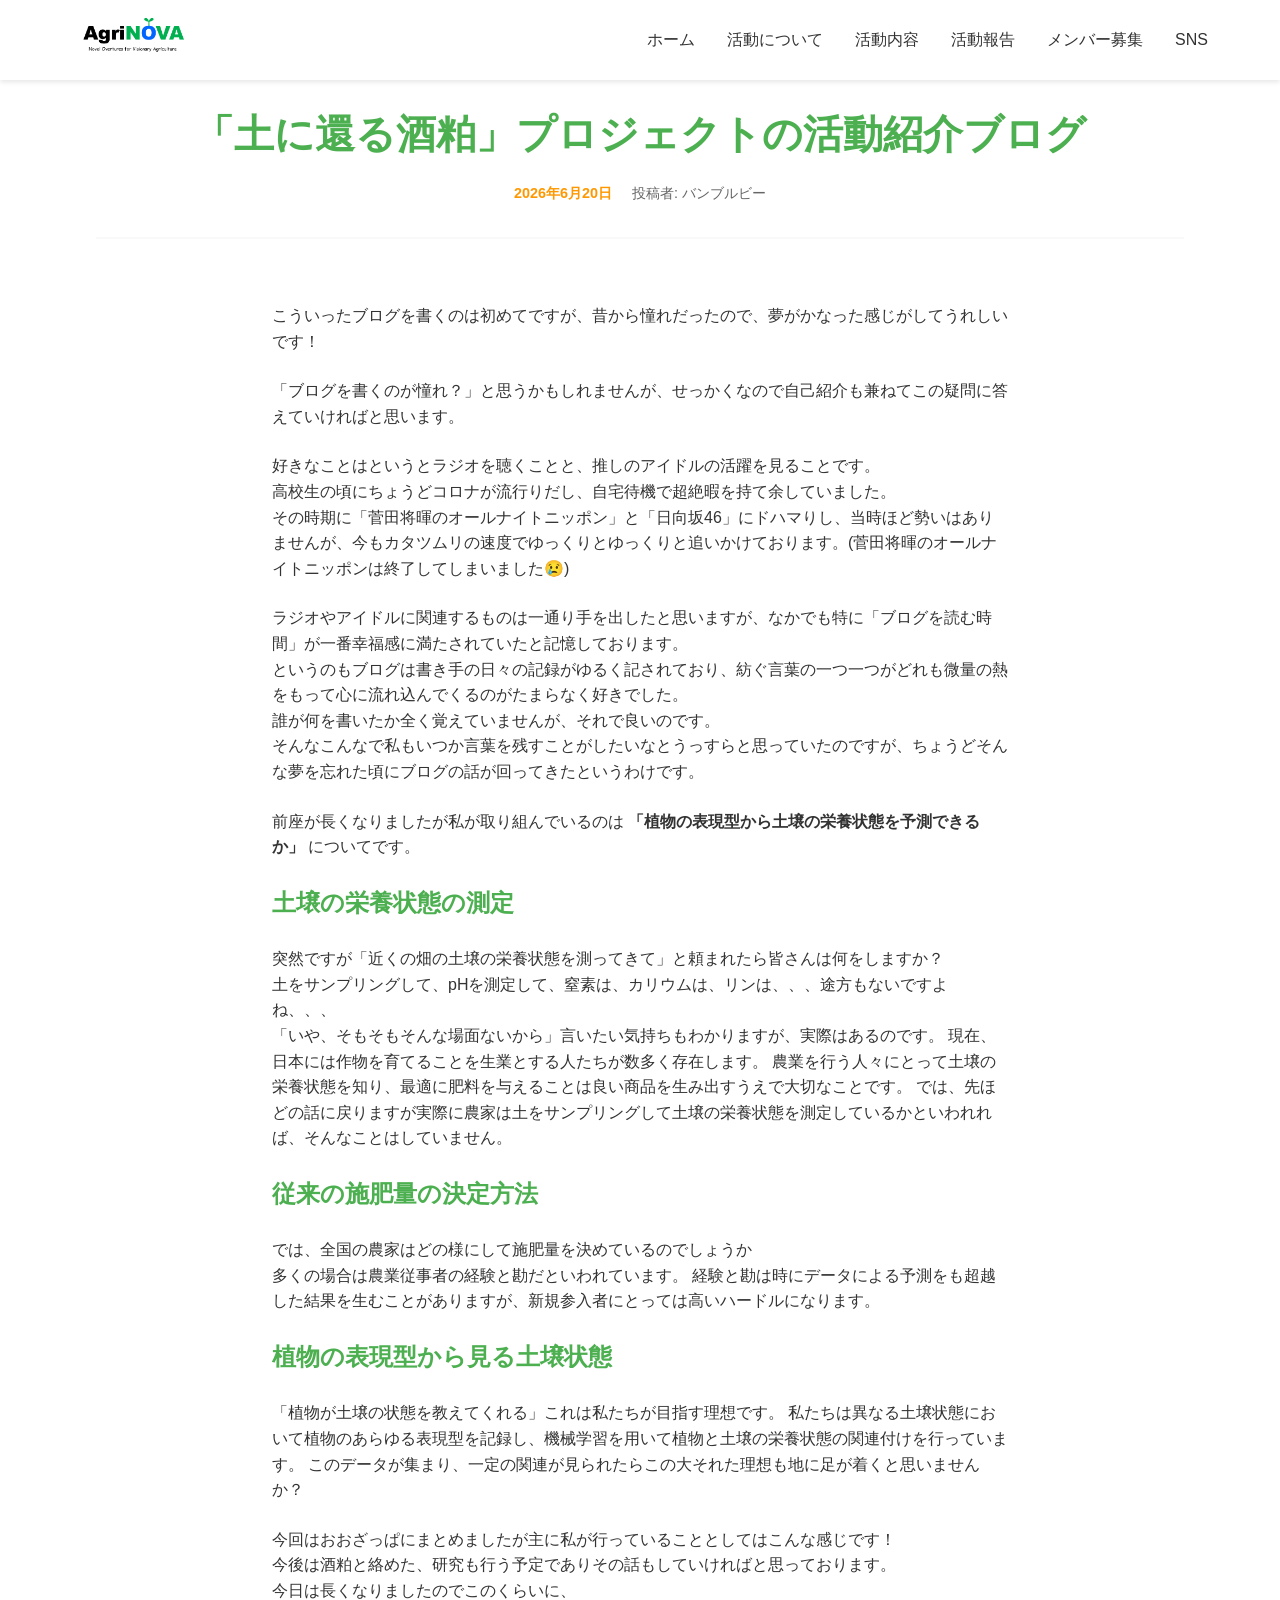
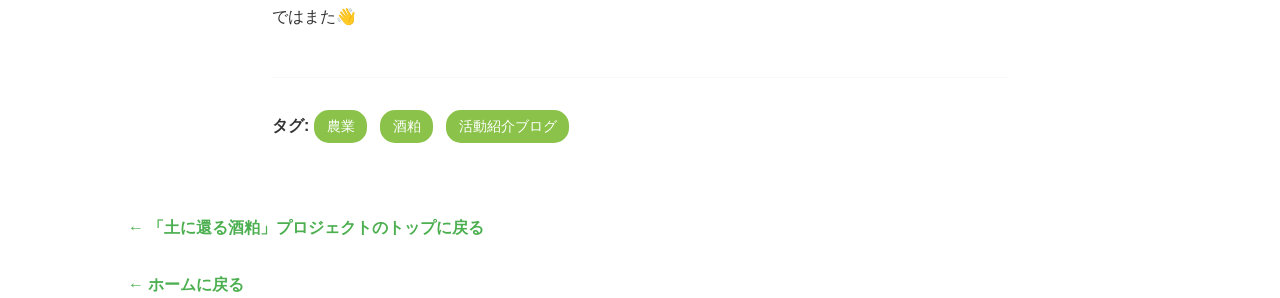
<file: sakekasu_blog_bumblebee.html>
<!-- 酒粕肥料ページ -->
<!DOCTYPE html>
<html lang="ja">
<head>
    <meta charset="UTF-8">
    <meta name="viewport" content="width=device-width, initial-scale=1.0">
    <title>「土に還る酒粕」プロジェクト活動紹介ブログ - AgriNOVA</title>
    <link rel="stylesheet" href="styles.css">
</head>
<body>
    <header>
        <div class="header-container">
            <div class="logo">
                <a href="index.html">
                    <img src="images/logo.png" alt="AgriNOVA Logo">
                </a>
            </div>
            <div class="hamburger" onclick="toggleMenu()">
                <span></span>
                <span></span>
                <span></span>
            </div>
            <nav id="nav-menu">
                <ul>
                    <li><a href="index.html">ホーム</a></li>
                    <li><a href="index.html#about">活動について</a></li>
                    <li><a href="index.html#activities">活動内容</a></li>
                    <li><a href="index.html#reports">活動報告</a></li>
                    <li><a href="index.html#recruit">メンバー募集</a></li>
                    <li><a href="index.html#links">SNS</a></li>
                </ul>
            </nav>
        </div>
    </header>

    <div class="main-content">
        <article>
            <div class="article-header">
                <h1 class="article-title">「土に還る酒粕」プロジェクトの活動紹介ブログ</h1>
                <div class="article-meta">
                    <span class="article-date">2026年6月20日</span>
                    <span class="article-author">投稿者: バンブルビー</span>
                </div>
            </div>

            <div class="article-content">
                <p>
                    こういったブログを書くのは初めてですが、昔から憧れだったので、夢がかなった感じがしてうれしいです！
                </p>
                <p>
                    「ブログを書くのが憧れ？」と思うかもしれませんが、せっかくなので自己紹介も兼ねてこの疑問に答えていければと思います。
                </p>
                <p>
                    好きなことはというとラジオを聴くことと、推しのアイドルの活躍を見ることです。<br>
                    高校生の頃にちょうどコロナが流行りだし、自宅待機で超絶暇を持て余していました。<br>
                    その時期に「菅田将暉のオールナイトニッポン」と「日向坂46」にドハマりし、当時ほど勢いはありませんが、今もカタツムリの速度でゆっくりとゆっくりと追いかけております。(菅田将暉のオールナイトニッポンは終了してしまいました😢)
                </p>
                <p>
                    ラジオやアイドルに関連するものは一通り手を出したと思いますが、なかでも特に「ブログを読む時間」が一番幸福感に満たされていたと記憶しております。<br>
                    というのもブログは書き手の日々の記録がゆるく記されており、紡ぐ言葉の一つ一つがどれも微量の熱をもって心に流れ込んでくるのがたまらなく好きでした。<br>
                    誰が何を書いたか全く覚えていませんが、それで良いのです。<br>
                    そんなこんなで私もいつか言葉を残すことがしたいなとうっすらと思っていたのですが、ちょうどそんな夢を忘れた頃にブログの話が回ってきたというわけです。
                </p>
                <p>
                    前座が長くなりましたが私が取り組んでいるのは
                    <b>「植物の表現型から土壌の栄養状態を予測できるか」</b>
                    についてです。
                </p>
                <h3>土壌の栄養状態の測定</h3>
                <p>
                    突然ですが「近くの畑の土壌の栄養状態を測ってきて」と頼まれたら皆さんは何をしますか？<br>
                    土をサンプリングして、pHを測定して、窒素は、カリウムは、リンは、、、途方もないですよね、、、<br>
                    「いや、そもそもそんな場面ないから」言いたい気持ちもわかりますが、実際はあるのです。
                    現在、日本には作物を育てることを生業とする人たちが数多く存在します。
                    農業を行う人々にとって土壌の栄養状態を知り、最適に肥料を与えることは良い商品を生み出すうえで大切なことです。
                    では、先ほどの話に戻りますが実際に農家は土をサンプリングして土壌の栄養状態を測定しているかといわれれば、そんなことはしていません。
                </p>
                <h3>従来の施肥量の決定方法</h3>
                <p>
                    では、全国の農家はどの様にして施肥量を決めているのでしょうか<br>
                    多くの場合は農業従事者の経験と勘だといわれています。
                    経験と勘は時にデータによる予測をも超越した結果を生むことがありますが、新規参入者にとっては高いハードルになります。
                </p>
                <h3>植物の表現型から見る土壌状態</h3>
                <p>
                    「植物が土壌の状態を教えてくれる」これは私たちが目指す理想です。
                    私たちは異なる土壌状態において植物のあらゆる表現型を記録し、機械学習を用いて植物と土壌の栄養状態の関連付けを行っています。
                    このデータが集まり、一定の関連が見られたらこの大それた理想も地に足が着くと思いませんか？
                </p>
                <p>
                    今回はおおざっぱにまとめましたが主に私が行っていることとしてはこんな感じです！<br>
                    今後は酒粕と絡めた、研究も行う予定でありその話もしていければと思っております。<br>
                    今日は長くなりましたのでこのくらいに、<br>
                    ではまた👋

                </p>
                <!-- タグの追加 -->
                <div class="article-tags">
                    <strong>タグ: </strong>
                    <a href="#" class="tag">農業</a>
                    <a href="#" class="tag">酒粕</a>
                    <a href="#" class="tag">活動紹介ブログ</a>
                </div>

                <!-- 記事本文ここまで -->
            </div>

            <div class="content-container">
                <a href="sakekasu_root.html" class="back-link">← 「土に還る酒粕」プロジェクトのトップに戻る</a><br>
                <a href="index.html" class="back-link">← ホームに戻る</a>
            </div>
        </article>
    </div>

    <script src="menu.js"></script>
</body>
</html>
</file>
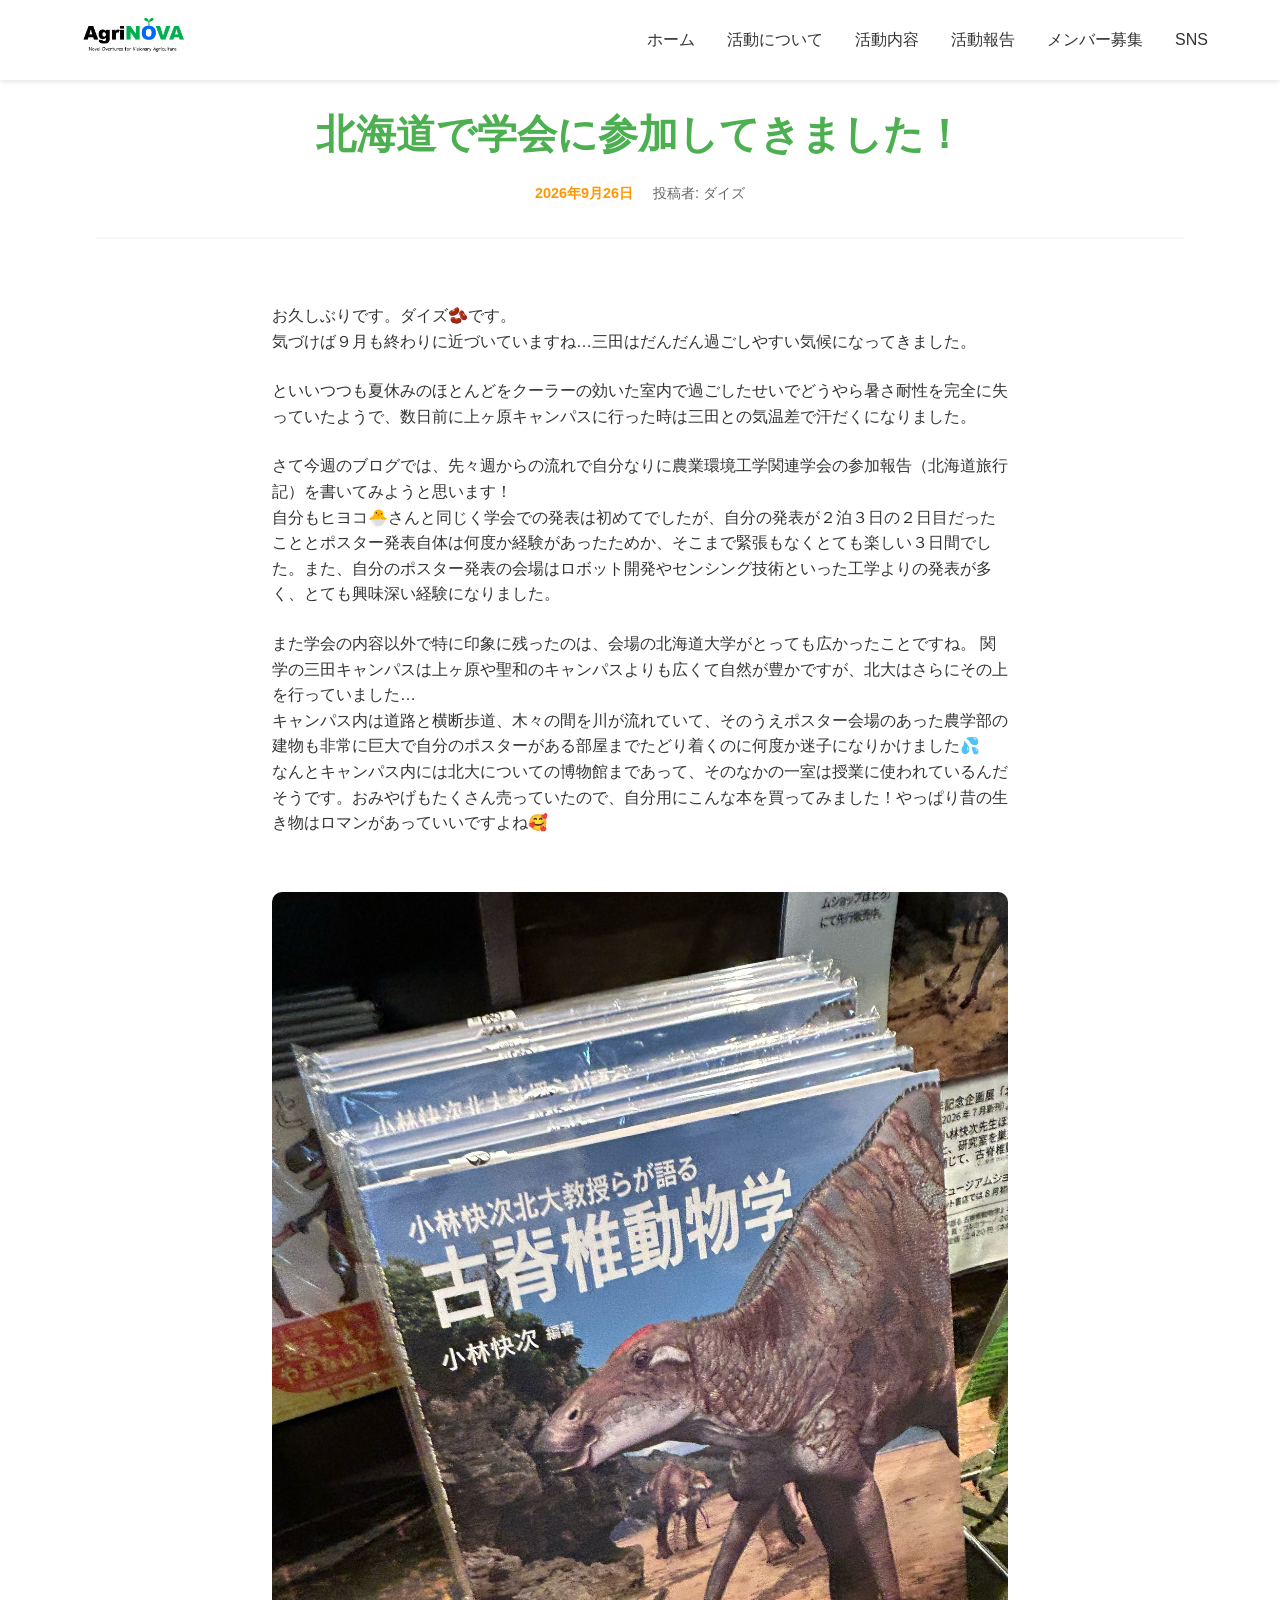
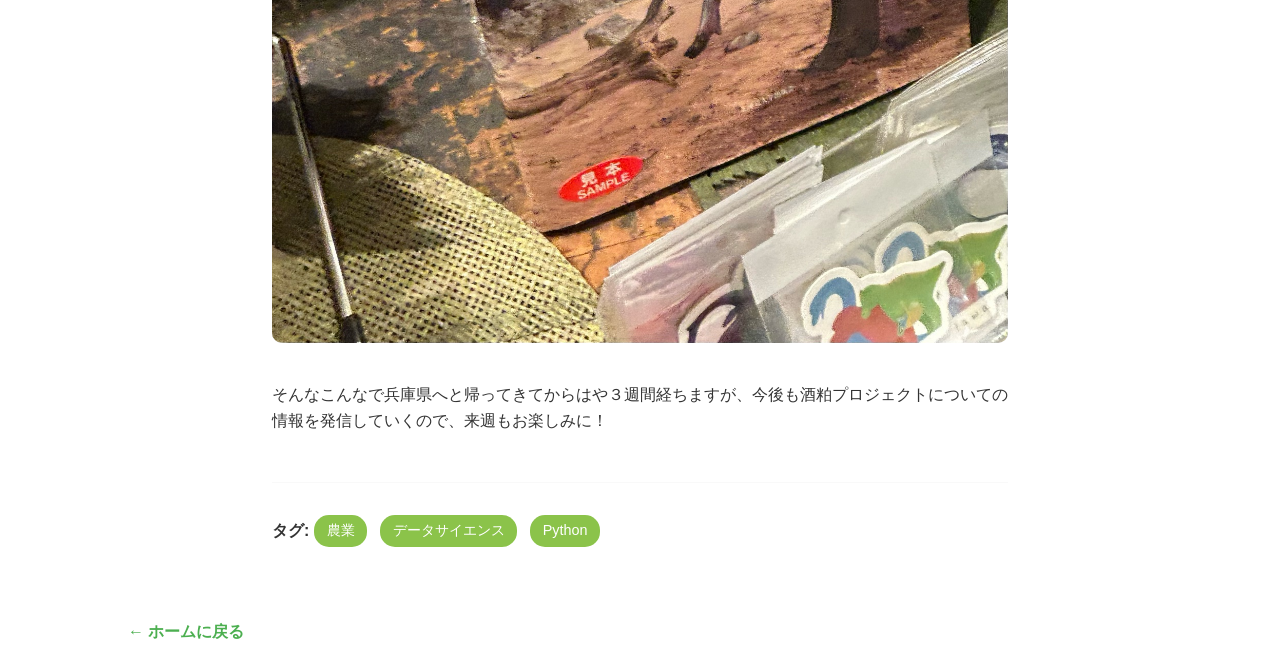
<file: sakekasu_blog_daisu3.html>
<!DOCTYPE html>
<html lang="ja">
<head>
    <meta charset="UTF-8">
    <meta name="viewport" content="width=device-width, initial-scale=1.0">
    <title>「土に還る酒粕」プロジェクト活動紹介ブログ - AgriNOVA</title>
    <link rel="stylesheet" href="styles.css">
</head>
<body>
    <header>
        <div class="header-container">
            <div class="logo">
                <a href="index.html">
                    <img src="images/logo.png" alt="AgriNOVA Logo">
                </a>
            </div>
            <div class="hamburger" onclick="toggleMenu()">
                <span></span>
                <span></span>
                <span></span>
            </div>
            <nav id="nav-menu">
                <ul>
                    <li><a href="index.html">ホーム</a></li>
                    <li><a href="index.html#about">活動について</a></li>
                    <li><a href="index.html#activities">活動内容</a></li>
                    <li><a href="index.html#reports">活動報告</a></li>
                    <li><a href="index.html#recruit">メンバー募集</a></li>
                    <li><a href="index.html#links">SNS</a></li>
                </ul>
            </nav>
        </div>
    </header>

    <div class="main-content">
        <article>
            <div class="article-header">
                <h1 class="article-title">北海道で学会に参加してきました！</h1>
                <div class="article-meta">
                    <span class="article-date">2026年9月26日</span>
                    <span class="article-author">投稿者: ダイズ</span>
                </div>
            </div>

            <div class="article-content">
                <!-- ここから記事本文 -->
                <p>
                    お久しぶりです。ダイズ🫘です。<br>
                    気づけば９月も終わりに近づいていますね…三田はだんだん過ごしやすい気候になってきました。
                </p>
                <p>
                    といいつつも夏休みのほとんどをクーラーの効いた室内で過ごしたせいでどうやら暑さ耐性を完全に失っていたようで、数日前に上ヶ原キャンパスに行った時は三田との気温差で汗だくになりました。
                </p>
                <p>
                    さて今週のブログでは、先々週からの流れで自分なりに農業環境工学関連学会の参加報告（北海道旅行記）を書いてみようと思います！<br>
                    自分もヒヨコ🐣さんと同じく学会での発表は初めてでしたが、自分の発表が２泊３日の２日目だったこととポスター発表自体は何度か経験があったためか、そこまで緊張もなくとても楽しい３日間でした。また、自分のポスター発表の会場はロボット開発やセンシング技術といった工学よりの発表が多く、とても興味深い経験になりました。
                </p>
                <p>
                    また学会の内容以外で特に印象に残ったのは、会場の北海道大学がとっても広かったことですね。
                    関学の三田キャンパスは上ヶ原や聖和のキャンパスよりも広くて自然が豊かですが、北大はさらにその上を行っていました…<br>
                    キャンパス内は道路と横断歩道、木々の間を川が流れていて、そのうえポスター会場のあった農学部の建物も非常に巨大で自分のポスターがある部屋までたどり着くのに何度か迷子になりかけました💦<br>
                    なんとキャンパス内には北大についての博物館まであって、そのなかの一室は授業に使われているんだそうです。おみやげもたくさん売っていたので、自分用にこんな本を買ってみました！やっぱり昔の生き物はロマンがあっていいですよね🥰
                </p>
                <img src="images\blog_daizu_omiyage.jpg" alt="おみやげの本">
                <p>
                    そんなこんなで兵庫県へと帰ってきてからはや３週間経ちますが、今後も酒粕プロジェクトについての情報を発信していくので、来週もお楽しみに！
                </p>
                <!-- タグの追加 -->
                <div class="article-tags">
                    <strong>タグ: </strong>
                    <a href="#" class="tag">農業</a>
                    <a href="#" class="tag">データサイエンス</a>
                    <a href="#" class="tag">Python</a>
                </div>

                <!-- 記事本文ここまで -->
            </div>

            <div class="content-container">
                <a href="index.html" class="back-link">← ホームに戻る</a>
            </div>
        </article>
    </div>

    <script src="menu.js"></script>
</body>
</html>
</file>
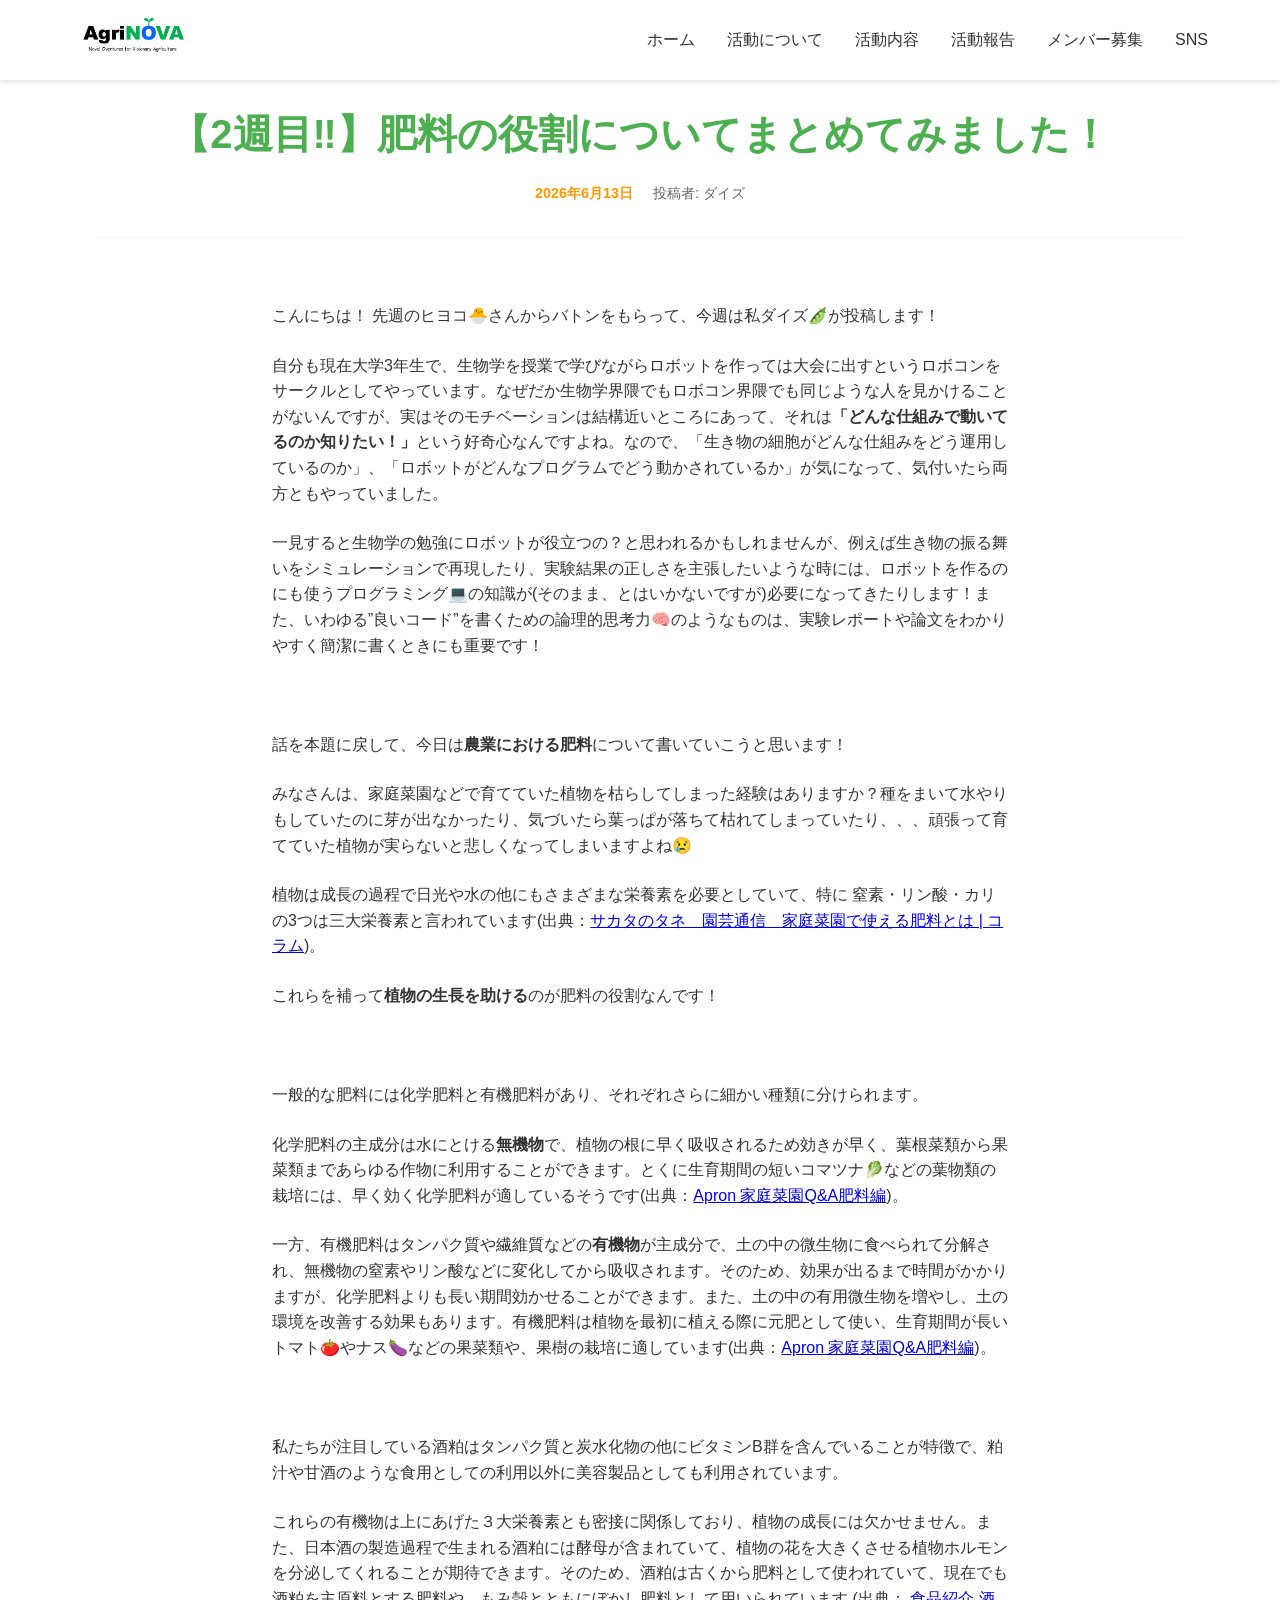
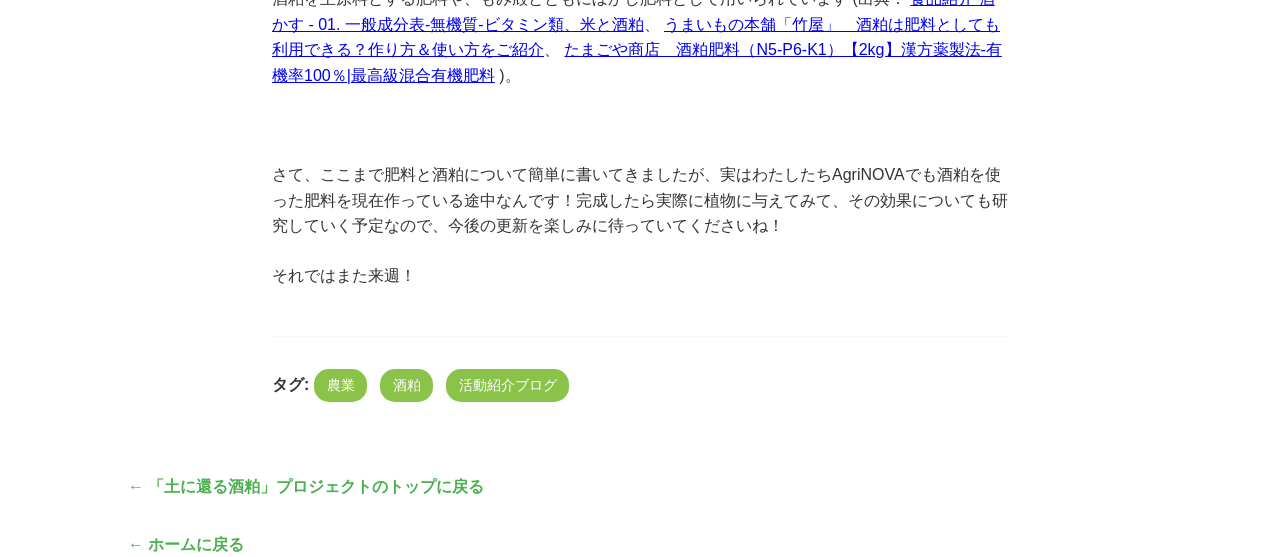
<file: sakekasu_blog_daizu.html>
<!-- 酒粕肥料ページ -->
<!DOCTYPE html>
<html lang="ja">
<head>
    <meta charset="UTF-8">
    <meta name="viewport" content="width=device-width, initial-scale=1.0">
    <title>「土に還る酒粕」プロジェクト - 活動紹介ブログ - AgriNOVA</title>
    <link rel="stylesheet" href="styles.css">
</head>
<body>
    <header>
        <div class="header-container">
            <div class="logo">
                <a href="index.html">
                    <img src="images/logo.png" alt="AgriNOVA Logo">
                </a>
            </div>
            <div class="hamburger" onclick="toggleMenu()">
                <span></span>
                <span></span>
                <span></span>
            </div>
            <nav id="nav-menu">
                <ul>
                    <li><a href="index.html">ホーム</a></li>
                    <li><a href="index.html#about">活動について</a></li>
                    <li><a href="index.html#activities">活動内容</a></li>
                    <li><a href="index.html#reports">活動報告</a></li>
                    <li><a href="index.html#recruit">メンバー募集</a></li>
                    <li><a href="index.html#links">SNS</a></li>
                </ul>
            </nav>
        </div>
    </header>

    <div class="main-content">
        <article>
            <div class="article-header">
                <h1 class="article-title">【2週目‼️】肥料の役割についてまとめてみました！</h1>
                <div class="article-meta">
                    <span class="article-date">2026年6月13日</span>
                    <span class="article-author">投稿者: ダイズ</span>
                </div>
            </div>

            <div class="article-content">
                <p>
                    こんにちは！
                    先週のヒヨコ🐣さんからバトンをもらって、今週は私ダイズ🫛が投稿します！
                </p>
                <p>
                    自分も現在大学3年生で、生物学を授業で学びながらロボットを作っては大会に出すというロボコンをサークルとしてやっています。なぜだか生物学界隈でもロボコン界隈でも同じような人を見かけることがないんですが、実はそのモチベーションは結構近いところにあって、それは<b>「どんな仕組みで動いてるのか知りたい！」</b>という好奇心なんですよね。なので、「生き物の細胞がどんな仕組みをどう運用しているのか」、「ロボットがどんなプログラムでどう動かされているか」が気になって、気付いたら両方ともやっていました。
                </p>
                <p>
                    一見すると生物学の勉強にロボットが役立つの？と思われるかもしれませんが、例えば生き物の振る舞いをシミュレーションで再現したり、実験結果の正しさを主張したいような時には、ロボットを作るのにも使うプログラミング💻の知識が(そのまま、とはいかないですが)必要になってきたりします！また、いわゆる”良いコード”を書くための論理的思考力🧠のようなものは、実験レポートや論文をわかりやすく簡潔に書くときにも重要です！
                </p>
                <p>
                    <br>
                </p>
                <p>
                    話を本題に戻して、今日は<b>農業における肥料</b>について書いていこうと思います！
                </p>
                <p>
                    みなさんは、家庭菜園などで育てていた植物を枯らしてしまった経験はありますか？種をまいて水やりもしていたのに芽が出なかったり、気づいたら葉っぱが落ちて枯れてしまっていたり、、、頑張って育てていた植物が実らないと悲しくなってしまいますよね😢
                </p>
                <p>
                    植物は成長の過程で日光や水の他にもさまざまな栄養素を必要としていて、特に 窒素・リン酸・カリ の3つは三大栄養素と言われています(出典：<a href="https://sakata-tsushin.com/yomimono/tokushu/detail_928/">サカタのタネ　園芸通信　家庭菜園で使える肥料とは | コラム</a>)。
                </p>
                <p>
                    これらを補って<b>植物の生長を助ける</b>のが肥料の役割なんです！
                </p>
                <p>
                    <br>
                </p>
                <p>
                    一般的な肥料には化学肥料と有機肥料があり、それぞれさらに細かい種類に分けられます。
                </p>
                <p>
                    化学肥料の主成分は水にとける<b>無機物</b>で、植物の根に早く吸収されるため効きが早く、葉根菜類から果菜類まであらゆる作物に利用することができます。とくに生育期間の短いコマツナ🥬などの葉物類の栽培には、早く効く化学肥料が適しているそうです(出典：<a href="https://apron-web.jp/garden/kihon-qa/12388/">Apron 家庭菜園Q&A肥料編</a>)。
                </p>
                <p>
                    一方、有機肥料はタンパク質や繊維質などの<b>有機物</b>が主成分で、土の中の微生物に食べられて分解され、無機物の窒素やリン酸などに変化してから吸収されます。そのため、効果が出るまで時間がかかりますが、化学肥料よりも長い期間効かせることができます。また、土の中の有用微生物を増やし、土の環境を改善する効果もあります。有機肥料は植物を最初に植える際に元肥として使い、生育期間が長いトマト🍅やナス🍆などの果菜類や、果樹の栽培に適しています(出典：<a href="https://apron-web.jp/garden/kihon-qa/12388/">Apron 家庭菜園Q&A肥料編</a>)。
                </p>
                <p>
                    <br>
                </p>
                <p>
                   私たちが注目している酒粕はタンパク質と炭水化物の他にビタミンB群を含んでいることが特徴で、粕汁や甘酒のような食用としての利用以外に美容製品としても利用されています。
                </p>
                <p>
                    これらの有機物は上にあげた３大栄養素とも密接に関係しており、植物の成長には欠かせません。また、日本酒の製造過程で生まれる酒粕には酵母が含まれていて、植物の花を大きくさせる植物ホルモンを分泌してくれることが期待できます。そのため、酒粕は古くから肥料として使われていて、現在でも酒粕を主原料とする肥料や、もみ殻とともにぼかし肥料として用いられています
                    (出典：
                    <a href="https://fooddb.mext.go.jp/details/details.pl?ITEM_NO=17_17053_7">食品紹介 酒かす - 01. 一般成分表-無機質-ビタミン類、米と酒粕</a>、
                    <a href="https://www.sake-kasu.com/blog/?p=997&srsltid=AfmBOopQGIqHpsxymccQmfjS1vjGBlCj4-05X40aze5N1W108G6bNp8Q">うまいもの本舗「竹屋」　酒粕は肥料としても利用できる？作り方＆使い方をご紹介</a>、
                    <a href="https://www.tama5ya.jp/phone/product/1874?srsltid=AfmBOoobw68VShBdyp3LYpcnNwWrX4OHiZjs2tBibTk7tZMiM_lIqgF-">たまごや商店　酒粕肥料（N5-P6-K1）【2kg】漢方薬製法-有機率100％|最高級混合有機肥料</a>
                    )。
                </p>
                <p>
                    <br>
                </p>
                <p>
                    さて、ここまで肥料と酒粕について簡単に書いてきましたが、実はわたしたちAgriNOVAでも酒粕を使った肥料を現在作っている途中なんです！完成したら実際に植物に与えてみて、その効果についても研究していく予定なので、今後の更新を楽しみに待っていてくださいね！
                </p>
                <p>
                    それではまた来週！
                </p>
                

                <!-- タグの追加 -->
                <div class="article-tags">
                    <strong>タグ: </strong>
                    <a href="#" class="tag">農業</a>
                    <a href="#" class="tag">酒粕</a>
                    <a href="#" class="tag">活動紹介ブログ</a>
                </div>

                <!-- 記事本文ここまで -->
            </div>

            <div class="content-container">
                <a href="sakekasu_root.html" class="back-link">← 「土に還る酒粕」プロジェクトのトップに戻る</a><br>
                <a href="index.html" class="back-link">← ホームに戻る</a>
            </div>
        </article>
    </div>

    <script src="menu.js"></script>
</body>
</html>
</file>
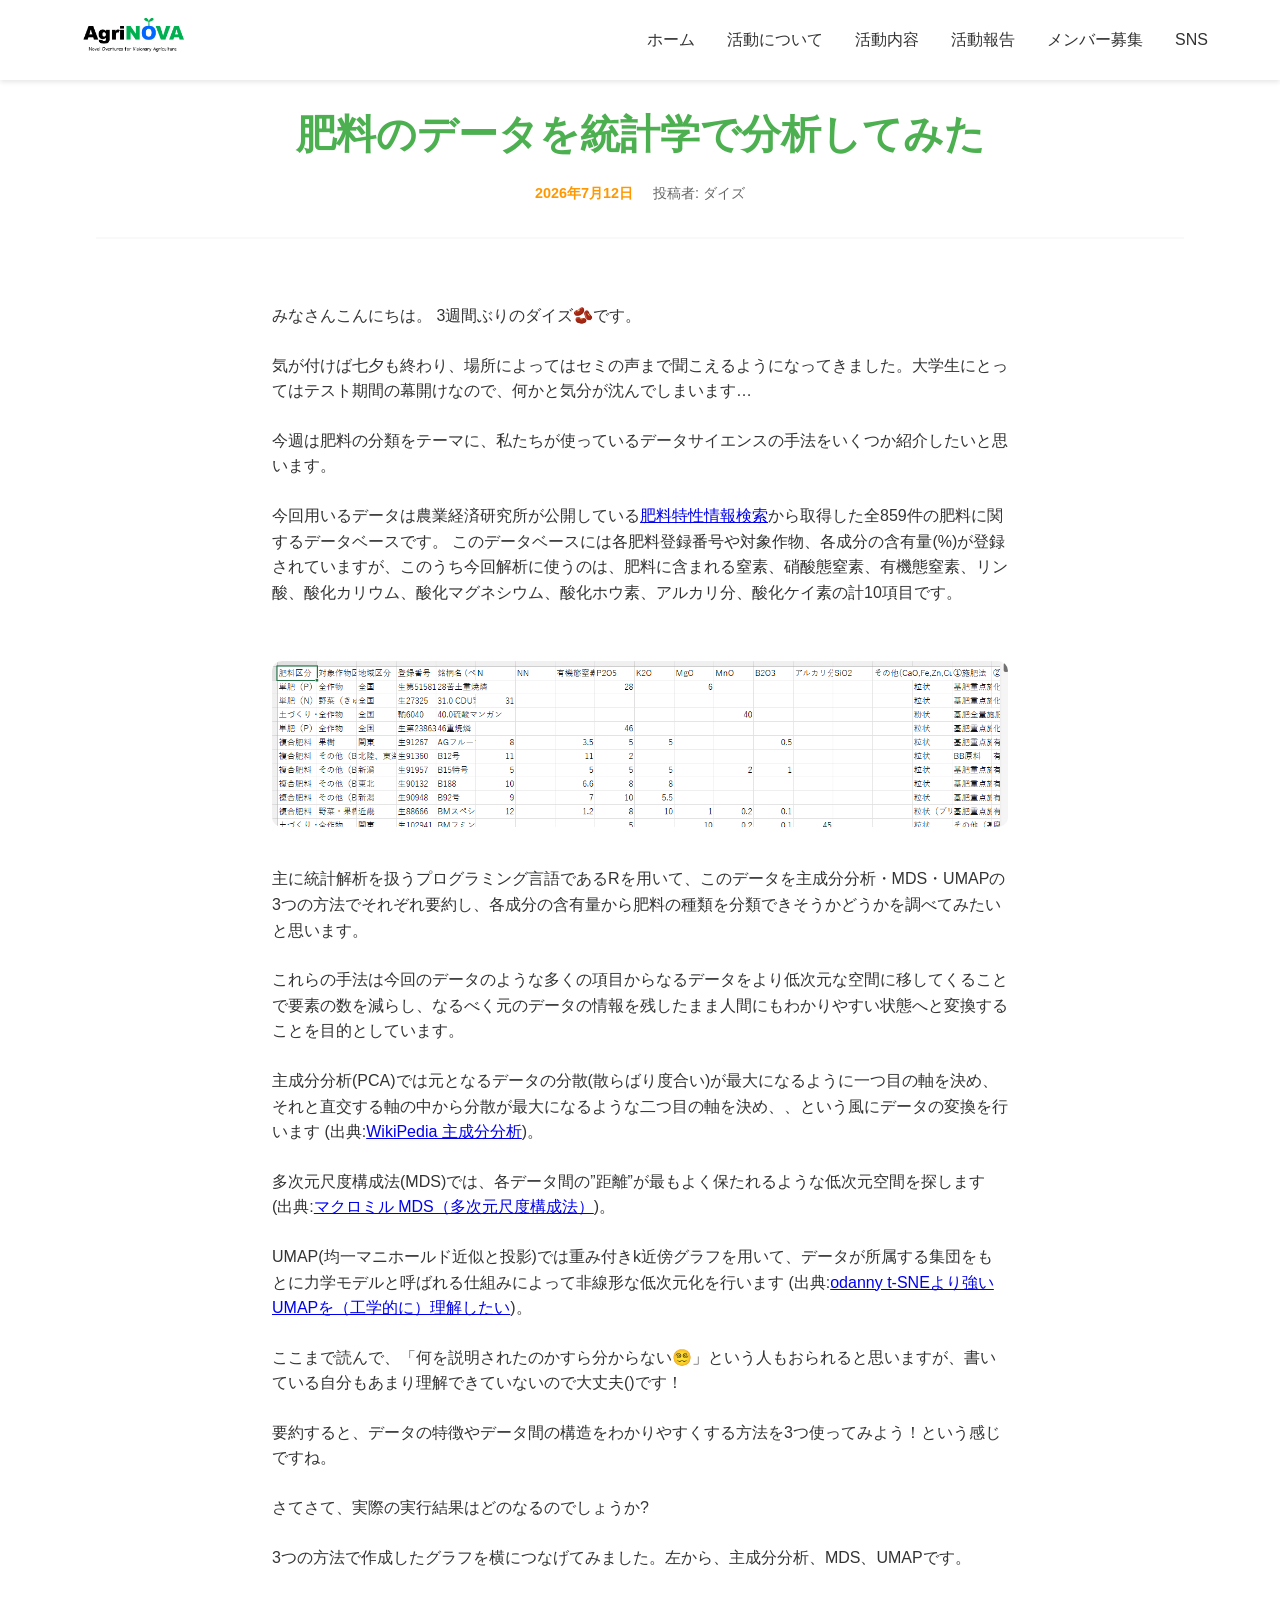
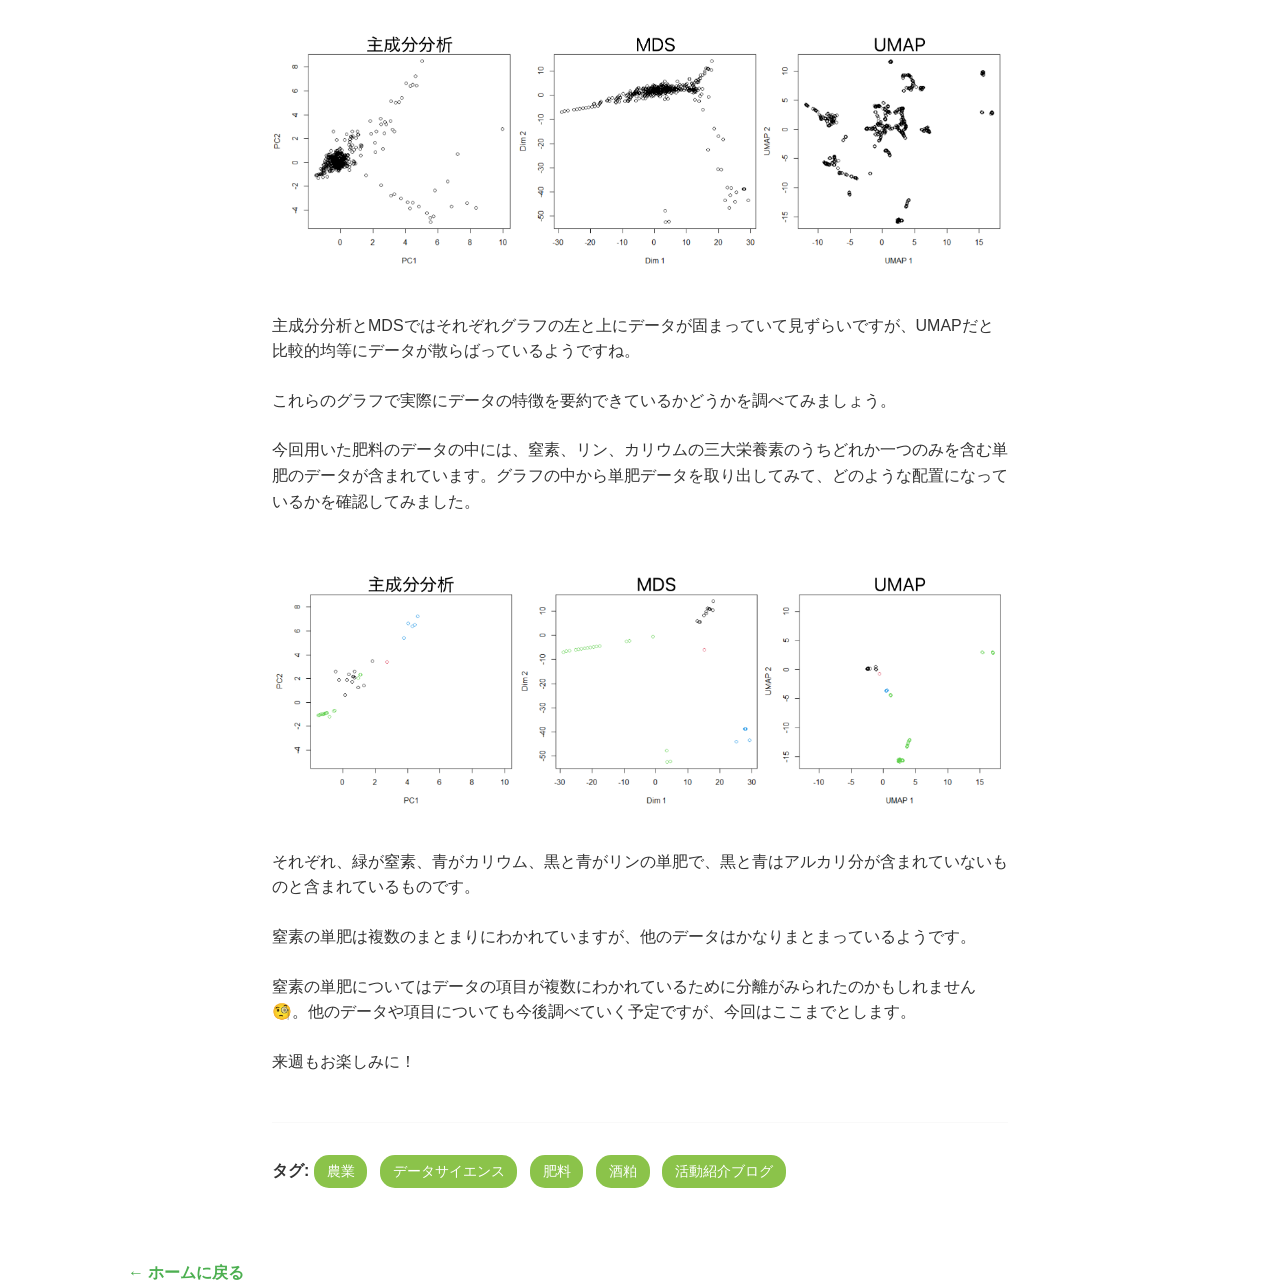
<file: sakekasu_blog_daizu2.html>
<!DOCTYPE html>
<html lang="ja">
<head>
    <meta charset="UTF-8">
    <meta name="viewport" content="width=device-width, initial-scale=1.0">
    <title>>「土に還る酒粕」プロジェクト - 活動紹介ブログ - AgriNOVA</title>
    <link rel="stylesheet" href="styles.css">
</head>
<body>
    <header>
        <div class="header-container">
            <div class="logo">
                <a href="index.html">
                    <img src="images/logo.png" alt="AgriNOVA Logo">
                </a>
            </div>
            <div class="hamburger" onclick="toggleMenu()">
                <span></span>
                <span></span>
                <span></span>
            </div>
            <nav id="nav-menu">
                <ul>
                    <li><a href="index.html">ホーム</a></li>
                    <li><a href="index.html#about">活動について</a></li>
                    <li><a href="index.html#activities">活動内容</a></li>
                    <li><a href="index.html#reports">活動報告</a></li>
                    <li><a href="index.html#recruit">メンバー募集</a></li>
                    <li><a href="index.html#links">SNS</a></li>
                </ul>
            </nav>
        </div>
    </header>

    <div class="main-content">
        <article>
            <div class="article-header">
                <h1 class="article-title">肥料のデータを統計学で分析してみた</h1>
                <div class="article-meta">
                    <span class="article-date">2026年7月12日</span>
                    <span class="article-author">投稿者: ダイズ</span>
                </div>
            </div>

            <div class="article-content">
                <p>
                    みなさんこんにちは。
                    3週間ぶりのダイズ🫘です。
                </p>
                <p> 
                    気が付けば七夕も終わり、場所によってはセミの声まで聞こえるようになってきました。大学生にとってはテスト期間の幕開けなので、何かと気分が沈んでしまいます…
                </p>
                <p> 
                    今週は肥料の分類をテーマに、私たちが使っているデータサイエンスの手法をいくつか紹介したいと思います。
                </p>
                <p> 
                    今回用いるデータは農業経済研究所が公開している<a href="https://www.hi-kei-ken.jp/hiryo_search/">肥料特性情報検索</a>から取得した全859件の肥料に関するデータベースです。

                    このデータベースには各肥料登録番号や対象作物、各成分の含有量(%)が登録されていますが、このうち今回解析に使うのは、肥料に含まれる窒素、硝酸態窒素、有機態窒素、リン酸、酸化カリウム、酸化マグネシウム、酸化ホウ素、アルカリ分、酸化ケイ素の計10項目です。
                </p>
                <img src="images\blog_daizu_dataimage.png" alt="肥料データベースの一部">
                <p>    
                    主に統計解析を扱うプログラミング言語であるRを用いて、このデータを主成分分析・MDS・UMAPの3つの方法でそれぞれ要約し、各成分の含有量から肥料の種類を分類できそうかどうかを調べてみたいと思います。
                </p>
                <p> 
                    これらの手法は今回のデータのような多くの項目からなるデータをより低次元な空間に移してくることで要素の数を減らし、なるべく元のデータの情報を残したまま人間にもわかりやすい状態へと変換することを目的としています。
                </p>
                <p>
                    主成分分析(PCA)では元となるデータの分散(散らばり度合い)が最大になるように一つ目の軸を決め、それと直交する軸の中から分散が最大になるような二つ目の軸を決め、、という風にデータの変換を行います
                    (出典:<a href="https://ja.wikipedia.org/wiki/%E4%B8%BB%E6%88%90%E5%88%86%E5%88%86%E6%9E%90">WikiPedia 主成分分析</a>)。
                </p>
                <p>    
                    多次元尺度構成法(MDS)では、各データ間の”距離”が最もよく保たれるような低次元空間を探します
                    (出典:<a href="https://www.macromill.com/service/data-analysis/multi-dimensional-scaling/">マクロミル MDS（多次元尺度構成法）</a>)。
                </p>
                <p> 
                    UMAP(均一マニホールド近似と投影)では重み付きk近傍グラフを用いて、データが所属する集団をもとに力学モデルと呼ばれる仕組みによって非線形な低次元化を行います
                    (出典:<a href="https://qiita.com/odanny/items/06ab88353bcee7bf6aa7">odanny t-SNEより強いUMAPを（工学的に）理解したい</a>)。
                </p>
                <p>
                    ここまで読んで、「何を説明されたのかすら分からない😵‍💫」という人もおられると思いますが、書いている自分もあまり理解できていないので大丈夫()です！
                </p>
                <p> 
                    要約すると、データの特徴やデータ間の構造をわかりやすくする方法を3つ使ってみよう！という感じですね。
                </p>
                <p>    
                    さてさて、実際の実行結果はどのなるのでしょうか?
                </p>
                <p>
                    3つの方法で作成したグラフを横につなげてみました。左から、主成分分析、MDS、UMAPです。
                </p>
                <img src="images\blog_daizu_graph_1.png" alt="肥料データを主成分分析/MDS/UMAPで解析したグラフ">

                <p>    
                    主成分分析とMDSではそれぞれグラフの左と上にデータが固まっていて見ずらいですが、UMAPだと比較的均等にデータが散らばっているようですね。
                </p>
                <p> 
                    これらのグラフで実際にデータの特徴を要約できているかどうかを調べてみましょう。
                </p>
                <p>
                
                    今回用いた肥料のデータの中には、窒素、リン、カリウムの三大栄養素のうちどれか一つのみを含む単肥のデータが含まれています。グラフの中から単肥データを取り出してみて、どのような配置になっているかを確認してみました。
                </p>
                <img src="images\blog_daizu_graph_2.png" alt="肥料データを主成分分析/MDS/UMAPで解析したグラフ">
                <p>
                    それぞれ、緑が窒素、青がカリウム、黒と青がリンの単肥で、黒と青はアルカリ分が含まれていないものと含まれているものです。
                </p>
                <p> 
                    窒素の単肥は複数のまとまりにわかれていますが、他のデータはかなりまとまっているようです。
                </p>
                <p> 
                    窒素の単肥についてはデータの項目が複数にわかれているために分離がみられたのかもしれません🧐。他のデータや項目についても今後調べていく予定ですが、今回はここまでとします。
                </p>
                <p> 
                    来週もお楽しみに！
                </p>

                <!-- タグの追加 -->
                <div class="article-tags">
                    <strong>タグ: </strong>
                    <a href="#" class="tag">農業</a>
                    <a href="#" class="tag">データサイエンス</a>
                    <a href="#" class="tag">肥料</a>
                    <a href="#" class="tag">酒粕</a>
                    <a href="#" class="tag">活動紹介ブログ</a>
                </div>

                <!-- 記事本文ここまで -->
            </div>

            <div class="content-container">
                <a href="index.html" class="back-link">← ホームに戻る</a>
            </div>
        </article>
    </div>

    <script src="menu.js"></script>
</body>
</html>
</file>
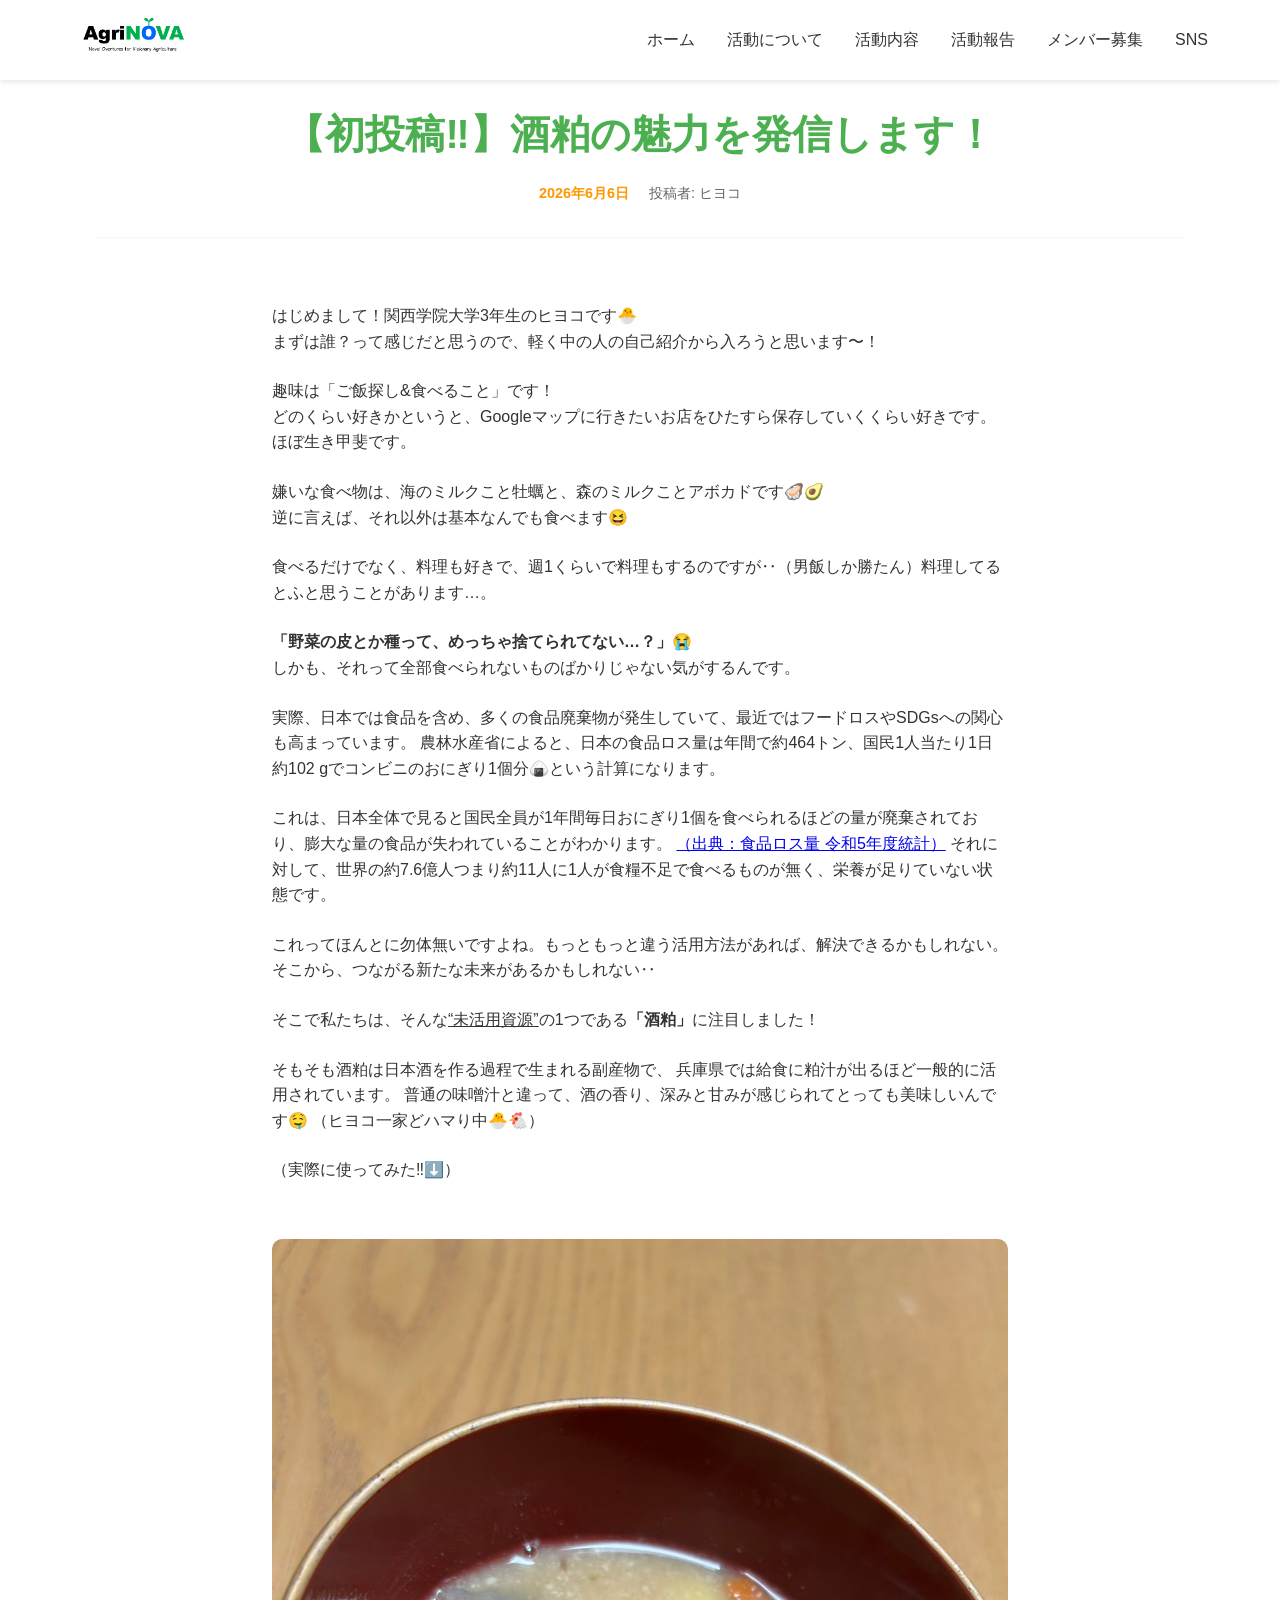
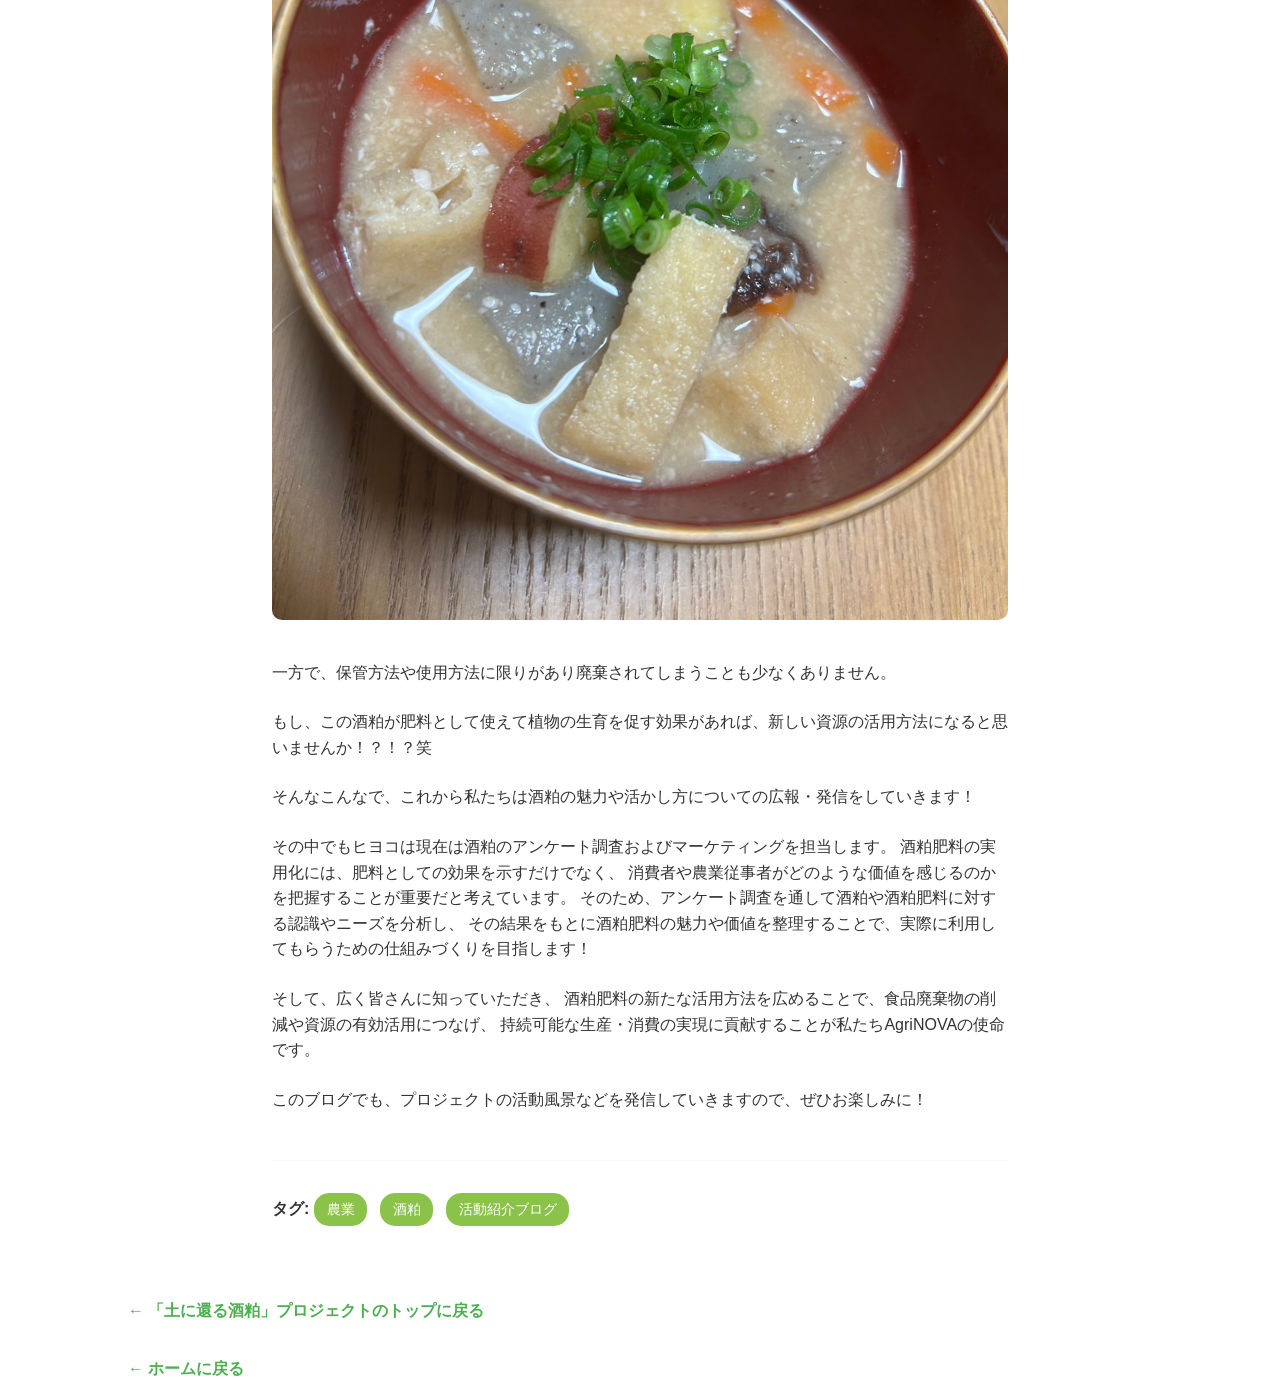
<file: sakekasu_blog_hiyoko.html>
<!-- 酒粕肥料ページ -->
<!DOCTYPE html>
<html lang="ja">
<head>
    <meta charset="UTF-8">
    <meta name="viewport" content="width=device-width, initial-scale=1.0">
    <title>「土に還る酒粕」プロジェクト - 活動紹介ブログ - AgriNOVA</title>
    <link rel="stylesheet" href="styles.css">
</head>
<body>
    <header>
        <div class="header-container">
            <div class="logo">
                <a href="index.html">
                    <img src="images/logo.png" alt="AgriNOVA Logo">
                </a>
            </div>
            <div class="hamburger" onclick="toggleMenu()">
                <span></span>
                <span></span>
                <span></span>
            </div>
            <nav id="nav-menu">
                <ul>
                    <li><a href="index.html">ホーム</a></li>
                    <li><a href="index.html#about">活動について</a></li>
                    <li><a href="index.html#activities">活動内容</a></li>
                    <li><a href="index.html#reports">活動報告</a></li>
                    <li><a href="index.html#recruit">メンバー募集</a></li>
                    <li><a href="index.html#links">SNS</a></li>
                </ul>
            </nav>
        </div>
    </header>

    <div class="main-content">
        <article>
            <div class="article-header">
                <h1 class="article-title">【初投稿‼️】酒粕の魅力を発信します！</h1>
                <div class="article-meta">
                    <span class="article-date">2026年6月6日</span>
                    <span class="article-author">投稿者: ヒヨコ</span>
                </div>
            </div>

            <div class="article-content">
                <p>
                    はじめまして！関西学院大学3年生のヒヨコです🐣<br>
                    まずは誰？って感じだと思うので、軽く中の人の自己紹介から入ろうと思います〜！
                </p>
                <p>
                    趣味は「ご飯探し&食べること」です！<br>
                    どのくらい好きかというと、Googleマップに行きたいお店をひたすら保存していくくらい好きです。ほぼ生き甲斐です。
                </p>
                <p>
                    嫌いな食べ物は、海のミルクこと牡蠣と、森のミルクことアボカドです🦪🥑<br>
                    逆に言えば、それ以外は基本なんでも食べます😆
                </p>
                <p>
                    食べるだけでなく、料理も好きで、週1くらいで料理もするのですが‥（男飯しか勝たん）料理してるとふと思うことがあります…。
                </p>
                <p>
                    <b>「野菜の皮とか種って、めっちゃ捨てられてない…？」😭</b><br>
                    しかも、それって全部食べられないものばかりじゃない気がするんです。
                </p>
                <p>
                    実際、日本では食品を含め、多くの食品廃棄物が発生していて、最近ではフードロスやSDGsへの関心も高まっています。
                    農林水産省によると、日本の食品ロス量は年間で約464トン、国民1人当たり1日約102 gでコンビニのおにぎり1個分🍙という計算になります。
                </p>
                <p>
                    これは、日本全体で見ると国民全員が1年間毎日おにぎり1個を食べられるほどの量が廃棄されており、膨大な量の食品が失われていることがわかります。
                    <a href="https://www.maff.go.jp/j/shokusan/recycle/syoku_loss/attach/pdf/161227_4-220.pdf">（出典：食品ロス量 令和5年度統計）</a>
                    それに対して、世界の約7.6億人つまり約11人に1人が食糧不足で食べるものが無く、栄養が足りていない状態です。
                </p>
                <p>
                    これってほんとに勿体無いですよね。もっともっと違う活用方法があれば、解決できるかもしれない。そこから、つながる新たな未来があるかもしれない‥                
                </p>
                <p>
                    そこで私たちは、そんな<u>“未活用資源”</u>の1つである<b>「酒粕」</b>に注目しました！
                </p>
                <p>
                    そもそも酒粕は日本酒を作る過程で生まれる副産物で、
                    兵庫県では給食に粕汁が出るほど一般的に活用されています。
                    普通の味噌汁と違って、酒の香り、深みと甘みが感じられてとっても美味しいんです🤤
                    （ヒヨコ一家どハマり中🐣🐔）<!--カタカナにしてみた-->
                </p>
                <p>
                    （実際に使ってみた‼️⬇️）
                </p>
                <img src="images/kasujiru_sakekasu_blog.jpeg" alt="酒粕を使った粕汁">
                <p>
                    一方で、保管方法や使用方法に限りがあり廃棄されてしまうことも少なくありません。
                </p>
                <p>
                    もし、この酒粕が肥料として使えて植物の生育を促す効果があれば、新しい資源の活用方法になると思いませんか！？！？笑
                </p>
                <p>
                    そんなこんなで、これから私たちは酒粕の魅力や活かし方についての広報・発信をしていきます！
                </p>
                <p>
                    その中でもヒヨコは現在は酒粕のアンケート調査およびマーケティングを担当します。
                    酒粕肥料の実用化には、肥料としての効果を示すだけでなく、
                    消費者や農業従事者がどのような価値を感じるのかを把握することが重要だと考えています。
                    そのため、アンケート調査を通して酒粕や酒粕肥料に対する認識やニーズを分析し、
                    その結果をもとに酒粕肥料の魅力や価値を整理することで、実際に利用してもらうための仕組みづくりを目指します！
                </p>
                <p>
                    そして、広く皆さんに知っていただき、
                    酒粕肥料の新たな活用方法を広めることで、食品廃棄物の削減や資源の有効活用につなげ、
                    持続可能な生産・消費の実現に貢献することが私たちAgriNOVAの使命です。
                </p>
                <p>
                    このブログでも、プロジェクトの活動風景などを発信していきますので、ぜひお楽しみに！
                </p>
                <!--
                    今後このブログでは、農業・肥料・食品・AIなど幅広く取り扱っていきます！皆さん是非次回も楽しみにしていてくださいねっ🙌
                    -->
                <!-- タグの追加 -->
                <div class="article-tags">
                    <strong>タグ: </strong>
                    <a href="#" class="tag">農業</a>
                    <a href="#" class="tag">酒粕</a>
                    <a href="#" class="tag">活動紹介ブログ</a>
                </div>

                <!-- 記事本文ここまで -->
            </div>

            <div class="content-container">
                <a href="sakekasu_root.html" class="back-link">← 「土に還る酒粕」プロジェクトのトップに戻る</a><br>
                <a href="index.html" class="back-link">← ホームに戻る</a>
            </div>
        </article>
    </div>

    <script src="menu.js"></script>
</body>
</html>
</file>
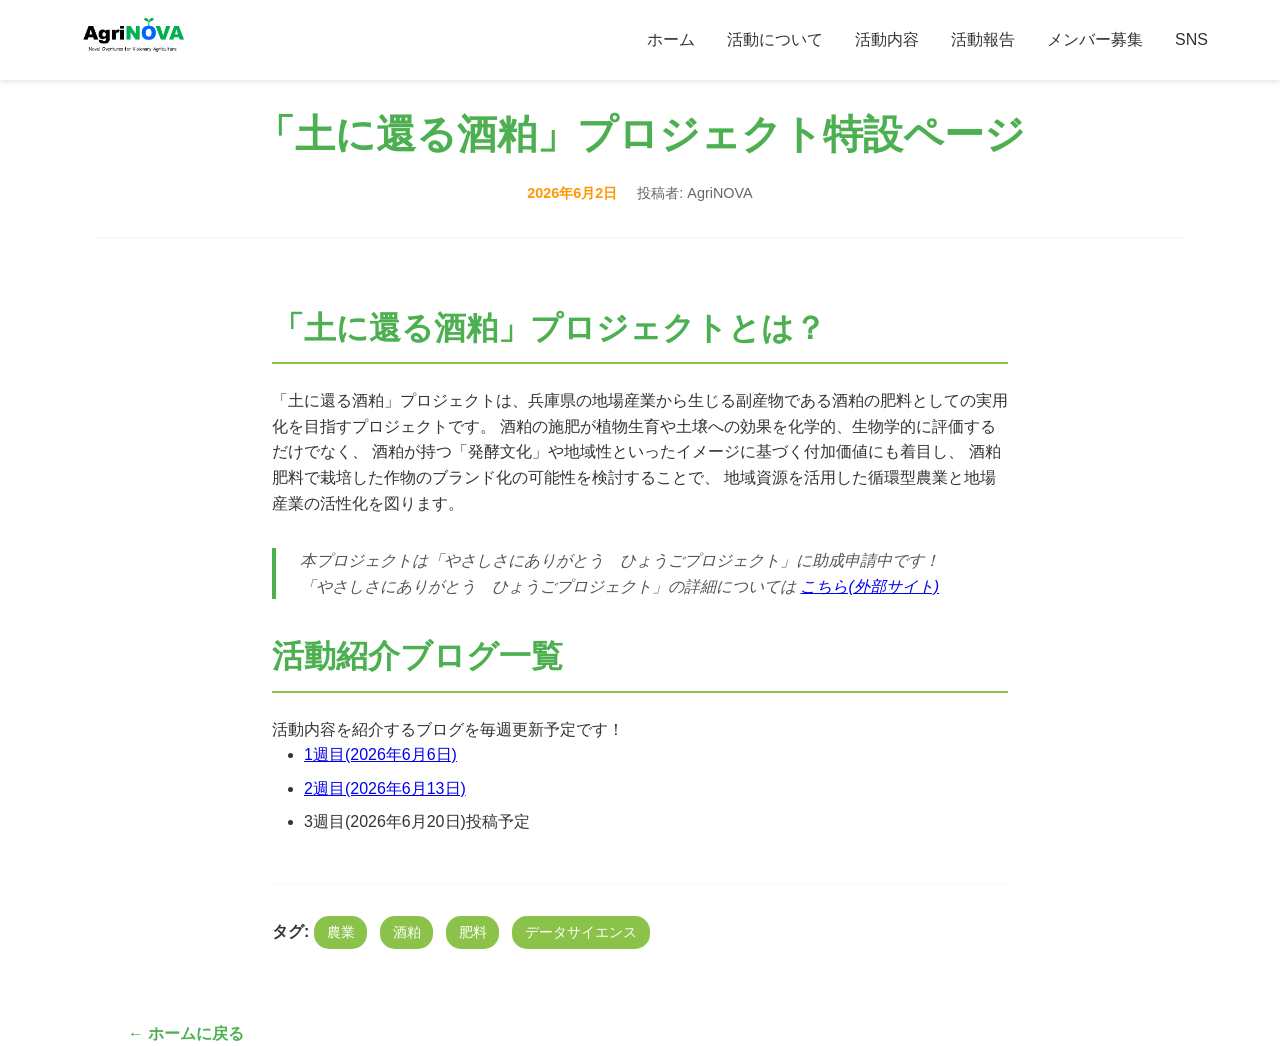
<file: sakekasu_root.html>
<!DOCTYPE html>
<html lang="ja">
<head>
    <meta charset="UTF-8">
    <meta name="viewport" content="width=device-width, initial-scale=1.0">
    <title>「土に還る酒粕」プロジェクト - AgriNOVA</title>
    <link rel="stylesheet" href="styles.css">
</head>
<body>
    <header>
        <div class="header-container">
            <div class="logo">
                <a href="index.html">
                    <img src="images/logo.png" alt="AgriNOVA Logo">
                </a>
            </div>
            <div class="hamburger" onclick="toggleMenu()">
                <span></span>
                <span></span>
                <span></span>
            </div>
            <nav id="nav-menu">
                <ul>
                    <li><a href="index.html">ホーム</a></li>
                    <li><a href="index.html#about">活動について</a></li>
                    <li><a href="index.html#activities">活動内容</a></li>
                    <li><a href="index.html#reports">活動報告</a></li>
                    <li><a href="index.html#recruit">メンバー募集</a></li>
                    <li><a href="index.html#links">SNS</a></li>
                </ul>
            </nav>
        </div>
    </header>

    <div class="main-content">
        <article>
            <div class="article-header">
                <h1 class="article-title">「土に還る酒粕」プロジェクト特設ページ</h1>
                <div class="article-meta">
                    <span class="article-date">2026年6月2日</span>
                    <span class="article-author">投稿者: AgriNOVA</span>
                </div>
            </div>

            <div class="article-content">
                <h2>「土に還る酒粕」プロジェクトとは？</h2>
                <p>
                    「土に還る酒粕」プロジェクトは、兵庫県の地場産業から生じる副産物である酒粕の肥料としての実用化を目指すプロジェクトです。
                    酒粕の施肥が植物生育や土壌への効果を化学的、生物学的に評価するだけでなく、
                    酒粕が持つ「発酵文化」や地域性といったイメージに基づく付加価値にも着目し、
                    酒粕肥料で栽培した作物のブランド化の可能性を検討することで、
                    地域資源を活用した循環型農業と地場産業の活性化を図ります。
                </p>
                <blockquote>
                    本プロジェクトは「やさしさにありがとう　ひょうごプロジェクト」に助成申請中です！<br>
                    「やさしさにありがとう　ひょうごプロジェクト」の詳細については
                    <a href="https://www.tomoshibi-found.or.jp/prospective/やさしさにありがとう-ひょうごプロジェクト">
                        こちら(外部サイト)</a>
                </blockquote>

                <h2>活動紹介ブログ一覧</h2>
                活動内容を紹介するブログを毎週更新予定です！
                <ul>
                    <li><a href="sakekasu_blog_hiyoko.html">1週目(2026年6月6日)</a></li>
                    <li><a href="sakekasu_blog_daizu.html">2週目(2026年6月13日)</a></li>
                    <li>3週目(2026年6月20日)投稿予定</li>
                </ul>

                <!-- タグの追加 -->
                <div class="article-tags">
                    <strong>タグ: </strong>
                    <a href="#" class="tag">農業</a>
                    <a href="#" class="tag">酒粕</a>
                    <a href="#" class="tag">肥料</a>
                    <a href="#" class="tag">データサイエンス</a>
                </div>

                <!-- 記事本文ここまで -->
            </div>

            <div class="content-container">
                <a href="index.html" class="back-link">← ホームに戻る</a>
            </div>
        </article>
    </div>

    <script src="menu.js"></script>
</body>
</html>
</file>
<file: styles.css>
:root {
    --primary-color: #4CAF50;
    --secondary-color: #8BC34A;
    --accent-color: #FF9800;
    --text-color: #333;
    --light-bg: #f9f9f9;
    --white: #ffffff;
}

* {
    margin: 0;
    padding: 0;
    box-sizing: border-box;
}

body {
    font-family: 'Segoe UI', 'Helvetica Neue', Arial, sans-serif;
    line-height: 1.6;
    color: var(--text-color);
}

header {
    background-color: var(--white);
    color: var(--text-color);
    padding: 1rem 0;
    position: fixed;
    width: 100%;
    top: 0;
    z-index: 1000;
    box-shadow: 0 2px 5px rgba(0,0,0,0.1);
}

.header-container {
    display: flex;
    justify-content: space-between;
    align-items: center;
    max-width: 1200px;
    margin: 0 auto;
    padding: 0 2rem;
}

.logo {
    display: flex;
    align-items: center;
}

.logo img {
    height: 40px;
    width: auto;
}

/* ハンバーガーメニューボタン */
.hamburger {
    display: none;
    flex-direction: column;
    cursor: pointer;
    padding: 5px;
}

.hamburger span {
    width: 25px;
    height: 3px;
    background-color: var(--text-color);
    margin: 3px 0;
    transition: 0.3s;
    border-radius: 3px;
}

/* ハンバーガーメニューが開いた時のアニメーション */
.hamburger.active span:nth-child(1) {
    transform: rotate(-45deg) translate(-5px, 6px);
}

.hamburger.active span:nth-child(2) {
    opacity: 0;
}

.hamburger.active span:nth-child(3) {
    transform: rotate(45deg) translate(-5px, -6px);
}

nav ul {
    display: flex;
    list-style: none;
}

nav ul li {
    margin-left: 2rem;
}

nav ul li a {
    color: var(--text-color);
    text-decoration: none;
    font-weight: 500;
    transition: color 0.3s;
}

nav ul li a:hover {
    color: var(--primary-color);
}

.main-content {
    max-width: 85%;
    margin: 0 auto;
    padding-top: 70px;
}

section {
    padding: 3rem 0;
    scroll-margin-top: 5rem;
}

.content-container {
    max-width: 1200px;
    margin: 0 auto;
    padding: 0 2rem;
}

h1, h2, h3 {
    margin-bottom: 1.5rem;
    color: var(--primary-color);
}

h1 {
    font-size: 2.5rem;
}

h2 {
    font-size: 2rem;
    border-bottom: 2px solid var(--secondary-color);
    padding-bottom: 0.5rem;
}

h3 {
    font-size: 1.5rem;
}

p {
    margin-bottom: 1.5rem;
}

.hero {
    background-image: linear-gradient(rgba(0,0,0,0.5), rgba(0,0,0,0.3)), url('images/header2.jpg');
    background-size: cover;
    background-position: center;
    height: 100vh;
    width: 100%;
    display: flex;
    flex-direction: column;
    justify-content: center;
    align-items: center;
    text-align: center;
    color: white;
    margin-bottom: 2rem;
}

.hero h1 {
    font-size: 4rem;
    margin-bottom: 1rem;
    color: white;
}

.hero p {
    font-size: 1.5rem;
    max-width: 800px;
}

.card-logo {
    height: 1.2em;
    width: auto;
    vertical-align: middle;
    display: inline-block;
    margin: 0 0.2em;
}

.news-updates {
    background-color: var(--light-bg);
    padding: 2rem;
    border-radius: 10px;
    margin-bottom: 3rem;
    box-shadow: 0 2px 5px rgba(0,0,0,0.05);
}

.news-item {
    border-bottom: 1px solid #eee;
    padding: 1rem 0;
}

.news-item:last-child {
    border-bottom: none;
}

.news-date {
    font-weight: bold;
    color: var(--accent-color);
}

.content-item {
    background-color: var(--white);
    padding: 2rem;
    border-radius: 10px;
    box-shadow: 0 2px 5px rgba(0,0,0,0.05);
    margin-bottom: 2rem;
}

.content-icon {
    font-size: 2.5rem;
    color: var(--primary-color);
    margin-bottom: 1rem;
    display: inline-block;
    margin-right: 1rem;
    vertical-align: middle;
}

.activities-container {
    display: grid;
    grid-template-columns: repeat(auto-fit, minmax(300px, 1fr));
    gap: 2rem;
}

.activity-item {
    background-color: var(--white);
    border-radius: 10px;
    overflow: hidden;
    box-shadow: 0 2px 10px rgba(0,0,0,0.1);
    transition: transform 0.3s, box-shadow 0.3s;
}

.activity-item:hover {
    transform: translateY(-5px);
    box-shadow: 0 4px 15px rgba(0,0,0,0.15);
}

.activity-image {
    width: 100%;
    height: 200px;
    background-size: cover;
    background-position: center;
}

.activity-content {
    padding: 1.5rem;
}

.mission-item {
    margin-bottom: 2rem;
}

.sns-list {
    display: flex;
    flex-direction: column;
    gap: 1rem;
}

.sns-list-item {
    background-color: var(--white);
    border-radius: 10px;
    padding: 1.5rem;
    box-shadow: 0 2px 5px rgba(0,0,0,0.05);
}

.sns-header {
    display: flex;
    align-items: center;
    gap: 1rem;
    margin-bottom: 0.5rem;
}

.sns-logo {
    width: 40px;
    height: 40px;
    display: flex;
    align-items: center;
    justify-content: center;
}

.sns-logo img {
    max-width: 100%;
    max-height: 100%;
    object-fit: contain;
}

.sns-logo2 {
    width: 30px;
    height: 30px;
    display: flex;
    align-items: center;
    justify-content: center;
    margin-right: 8px;
}

.sns-logo2 img {
    max-width: 100%;
    max-height: 100%;
    object-fit: contain;
}

.sns-link {
    color: var(--primary-color);
    text-decoration: none;
}

.sns-link:hover {
    text-decoration: underline;
}

.sns-content {
    padding-left: 56px;
}

/* ブログ記事用のスタイル */
.article-header {
    text-align: center;
    padding: 2rem 0;
    border-bottom: 2px solid var(--light-bg);
    margin-bottom: 2rem;
}

.article-title {
    font-size: 2.5rem;
    color: var(--primary-color);
    margin-bottom: 1rem;
}

.article-meta {
    color: #666;
    font-size: 0.9rem;
}

.article-date {
    color: var(--accent-color);
    font-weight: bold;
    margin-right: 1rem;
}

.article-author {
    color: #666;
}

.article-content {
    max-width: 800px;
    margin: 0 auto;
    padding: 2rem;
}

.article-content img {
    max-width: 100%;
    height: auto;
    border-radius: 10px;
    margin: 2rem 0;
}

.article-content blockquote {
    border-left: 4px solid var(--primary-color);
    padding-left: 1.5rem;
    margin: 2rem 0;
    font-style: italic;
    color: #555;
}

.article-content ul, .article-content ol {
    margin-left: 2rem;
    margin-bottom: 1.5rem;
}

.article-content li {
    margin-bottom: 0.5rem;
}

.article-content code {
    background-color: var(--light-bg);
    padding: 0.2rem 0.5rem;
    border-radius: 3px;
    font-family: 'Courier New', monospace;
}

.article-content pre {
    background-color: var(--light-bg);
    padding: 1rem;
    border-radius: 5px;
    overflow-x: auto;
    margin: 1.5rem 0;
}

.article-tags {
    margin-top: 3rem;
    padding-top: 2rem;
    border-top: 1px solid var(--light-bg);
}

.tag {
    display: inline-block;
    background-color: var(--secondary-color);
    color: white;
    padding: 0.3rem 0.8rem;
    border-radius: 15px;
    margin-right: 0.5rem;
    margin-bottom: 0.5rem;
    font-size: 0.9rem;
    text-decoration: none;
}

.tag:hover {
    background-color: var(--primary-color);
}

.back-link {
    display: inline-block;
    margin-top: 2rem;
    color: var(--primary-color);
    text-decoration: none;
    font-weight: bold;
}

.back-link:hover {
    text-decoration: underline;
}

/* PDFダウンロードボタンのスタイル */
.download-section {
    background-color: var(--light-bg);
    padding: 2rem;
    border-radius: 10px;
    margin: 2rem 0;
}

.download-section h3 {
    color: var(--primary-color);
    margin-bottom: 1rem;
}

.download-buttons {
    display: grid;
    grid-template-columns: repeat(auto-fit, minmax(280px, 1fr));
    gap: 1.5rem;
    margin: 2rem 0;
}

.download-btn {
    display: flex;
    align-items: center;
    background-color: var(--white);
    border: 2px solid var(--primary-color);
    border-radius: 10px;
    padding: 1.5rem;
    text-decoration: none;
    color: var(--text-color);
    transition: all 0.3s ease;
    box-shadow: 0 2px 5px rgba(0,0,0,0.1);
}

.download-btn:hover {
    background-color: var(--primary-color);
    color: white;
    transform: translateY(-3px);
    box-shadow: 0 4px 10px rgba(0,0,0,0.15);
}

.download-icon {
    font-size: 3rem;
    margin-right: 1rem;
    flex-shrink: 0;
}

.download-text {
    flex-grow: 1;
}

.download-title {
    font-size: 1.2rem;
    font-weight: bold;
    margin-bottom: 0.3rem;
}

.download-subtitle {
    font-size: 0.9rem;
    color: #666;
}

.download-btn:hover .download-subtitle {
    color: rgba(255, 255, 255, 0.9);
}

.download-note {
    font-size: 0.9rem;
    color: #666;
    font-style: italic;
    margin-top: 1rem;
    margin-bottom: 0;
}

/* レスポンシブデザイン - タブレット・スマホ対応 */
@media (max-width: 768px) {
    .hamburger {
        display: flex;
    }
    
    nav {
        position: absolute;
        top: 100%;
        left: 0;
        width: 100%;
        background-color: var(--white);
        box-shadow: 0 2px 5px rgba(0,0,0,0.1);
        max-height: 0;
        overflow: hidden;
        transition: max-height 0.3s ease-out;
    }
    
    nav.active {
        max-height: 400px;
    }
    
    nav ul {
        flex-direction: column;
        padding: 1rem 0;
    }
    
    nav ul li {
        margin: 0;
        padding: 0.8rem 2rem;
        border-bottom: 1px solid #eee;
    }
    
    nav ul li:last-child {
        border-bottom: none;
    }
    
    nav ul li a {
        display: block;
    }
    
    .hero h1 {
        font-size: 2.5rem;
    }

    .card-logo {
        height: 1em;
    }
    
    .hero p {
        font-size: 1.2rem;
        padding: 0 1rem;
    }
    
    .header-container {
        padding: 0 1rem;
    }
    
    .main-content {
        max-width: 95%;
        padding-top: 60px;
    }
    
    .content-container {
        padding: 0 1rem;
    }
    
    h1 {
        font-size: 2rem;
    }
    
    h2 {
        font-size: 1.5rem;
    }
    
    .activities-container {
        grid-template-columns: 1fr;
    }
    
    .sns-content {
        padding-left: 0;
        margin-top: 0.5rem;
    }
    
    .article-title {
        font-size: 1.8rem;
    }
    
    .article-content {
        padding: 1rem;
    }

    .download-buttons {
        grid-template-columns: 1fr;
    }

    .download-btn {
        padding: 1.2rem;
    }

    .download-icon {
        font-size: 2.5rem;
    }
}

@media (max-width: 480px) {
    .hero h1 {
        font-size: 2rem;
    }

    .card-logo {
        height: 0.9em;
    }
    
    .hero p {
        font-size: 1rem;
    }
    
    .article-title {
        font-size: 1.5rem;
    }
}
</file>
